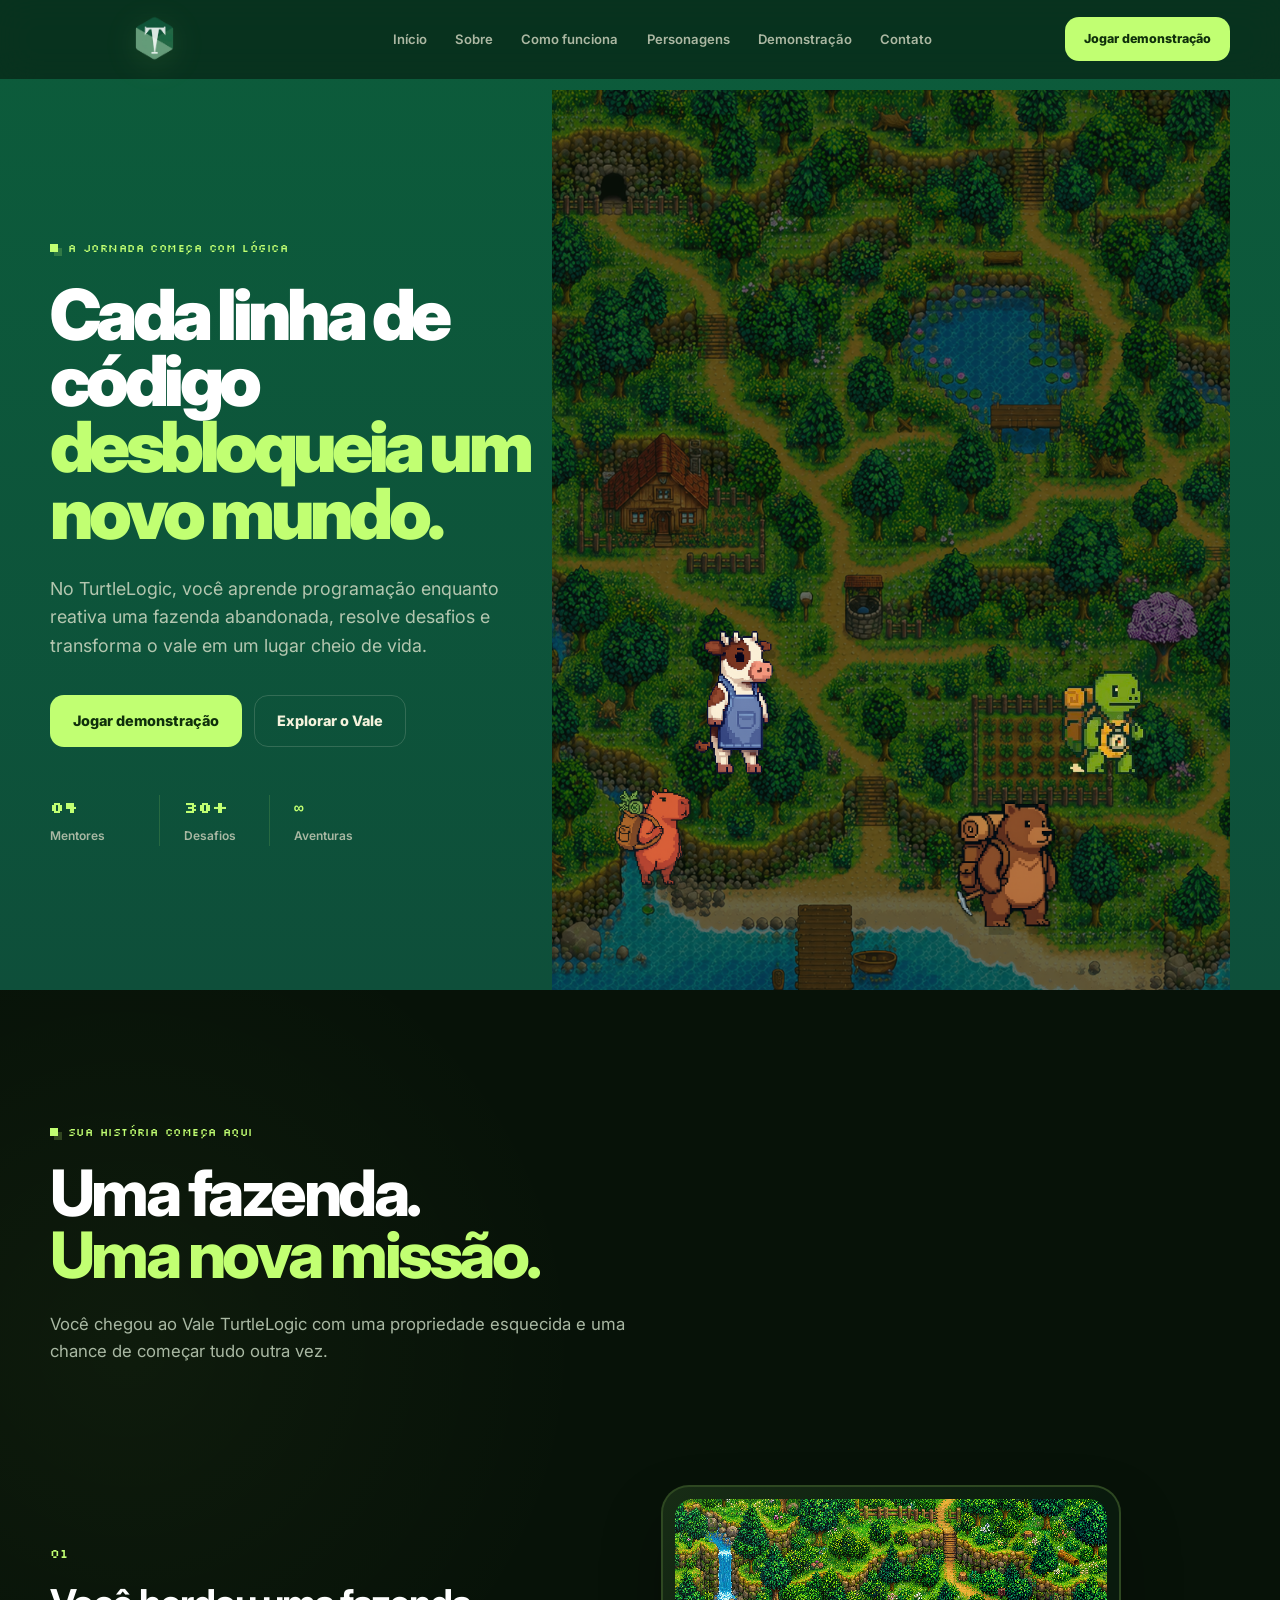
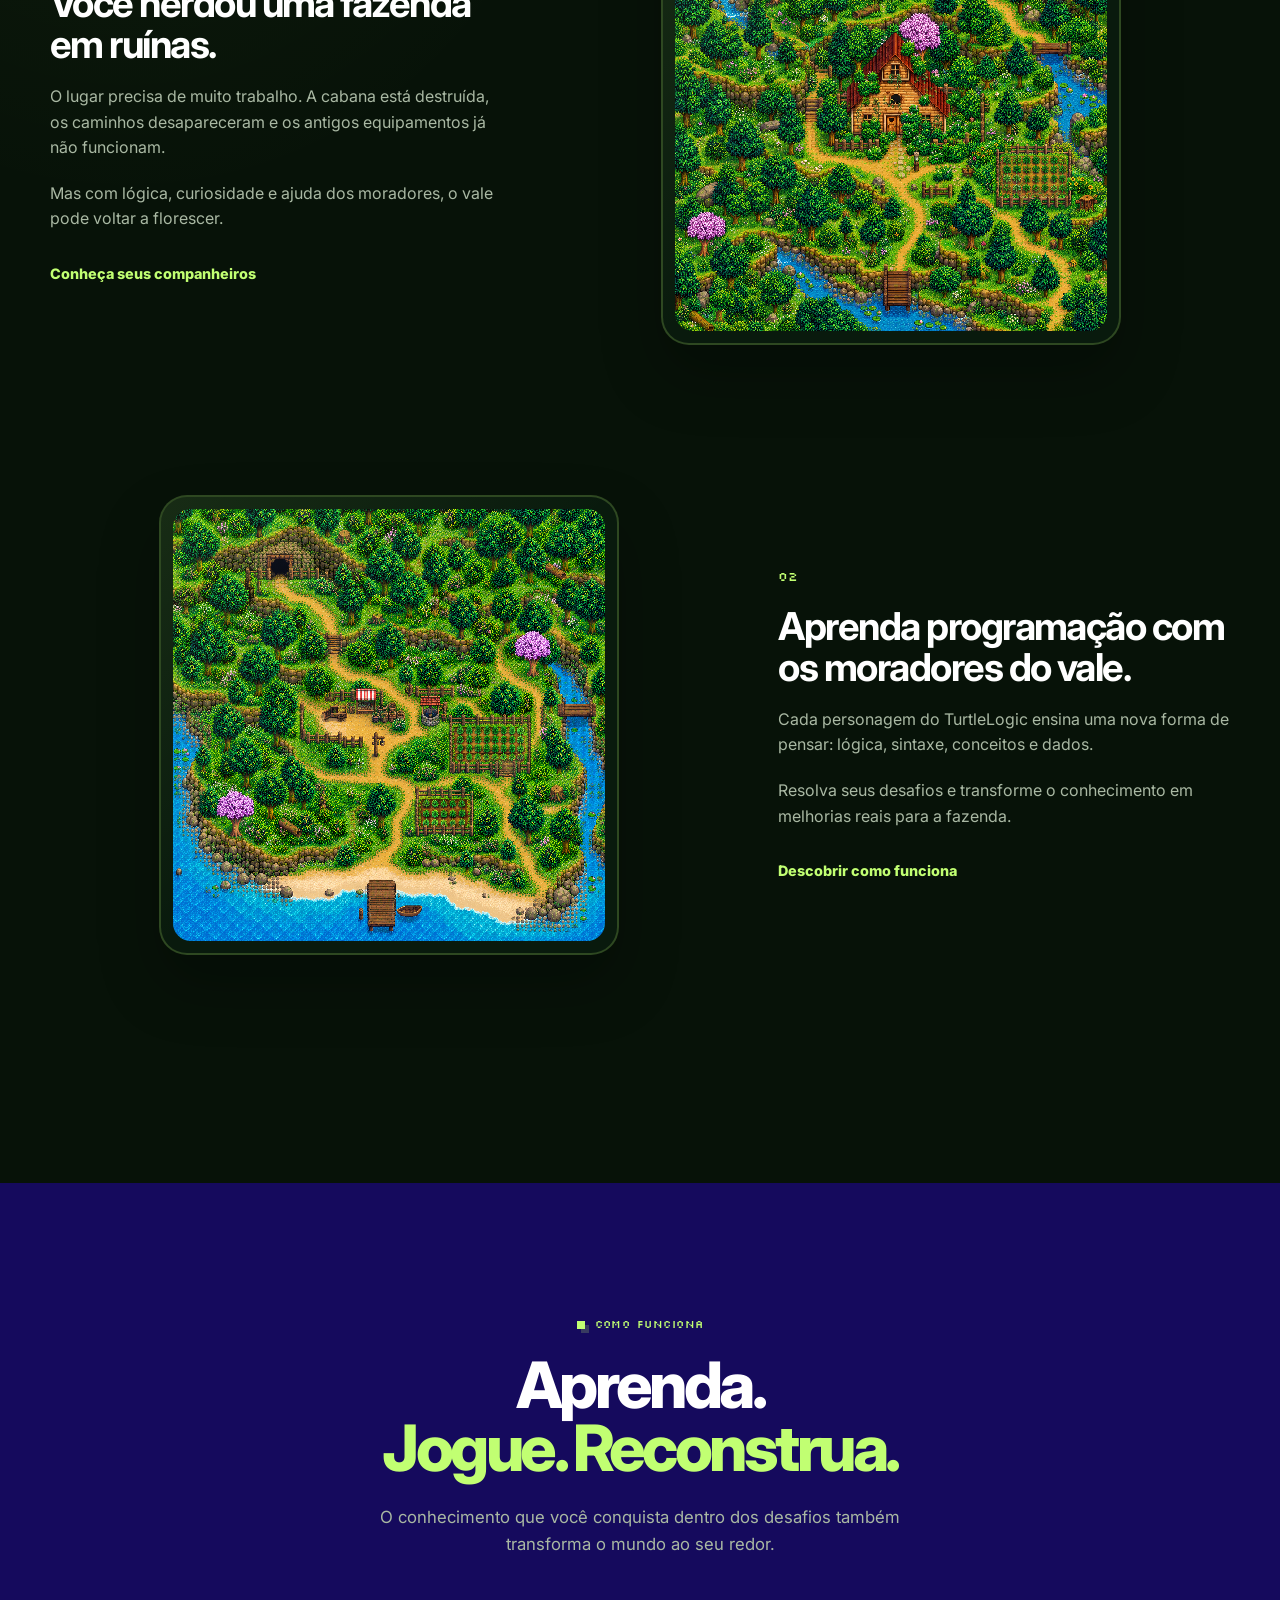
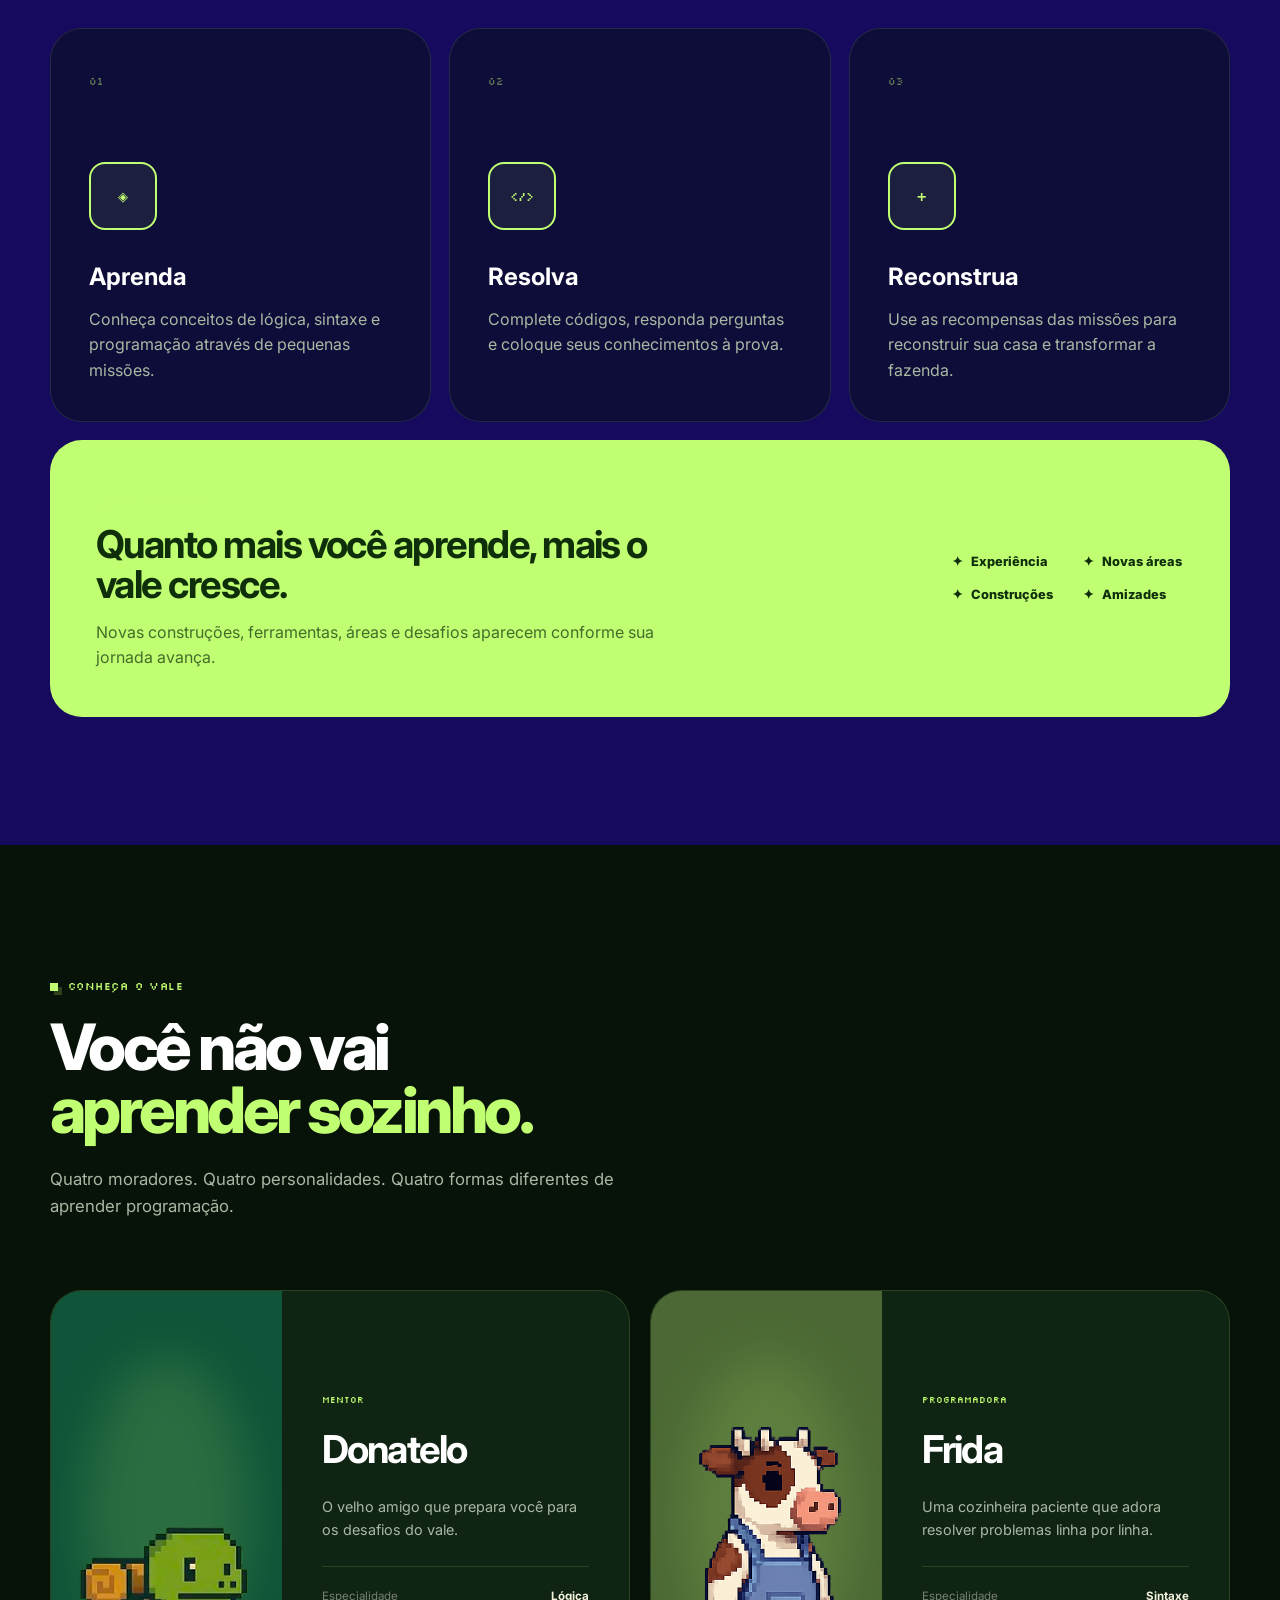
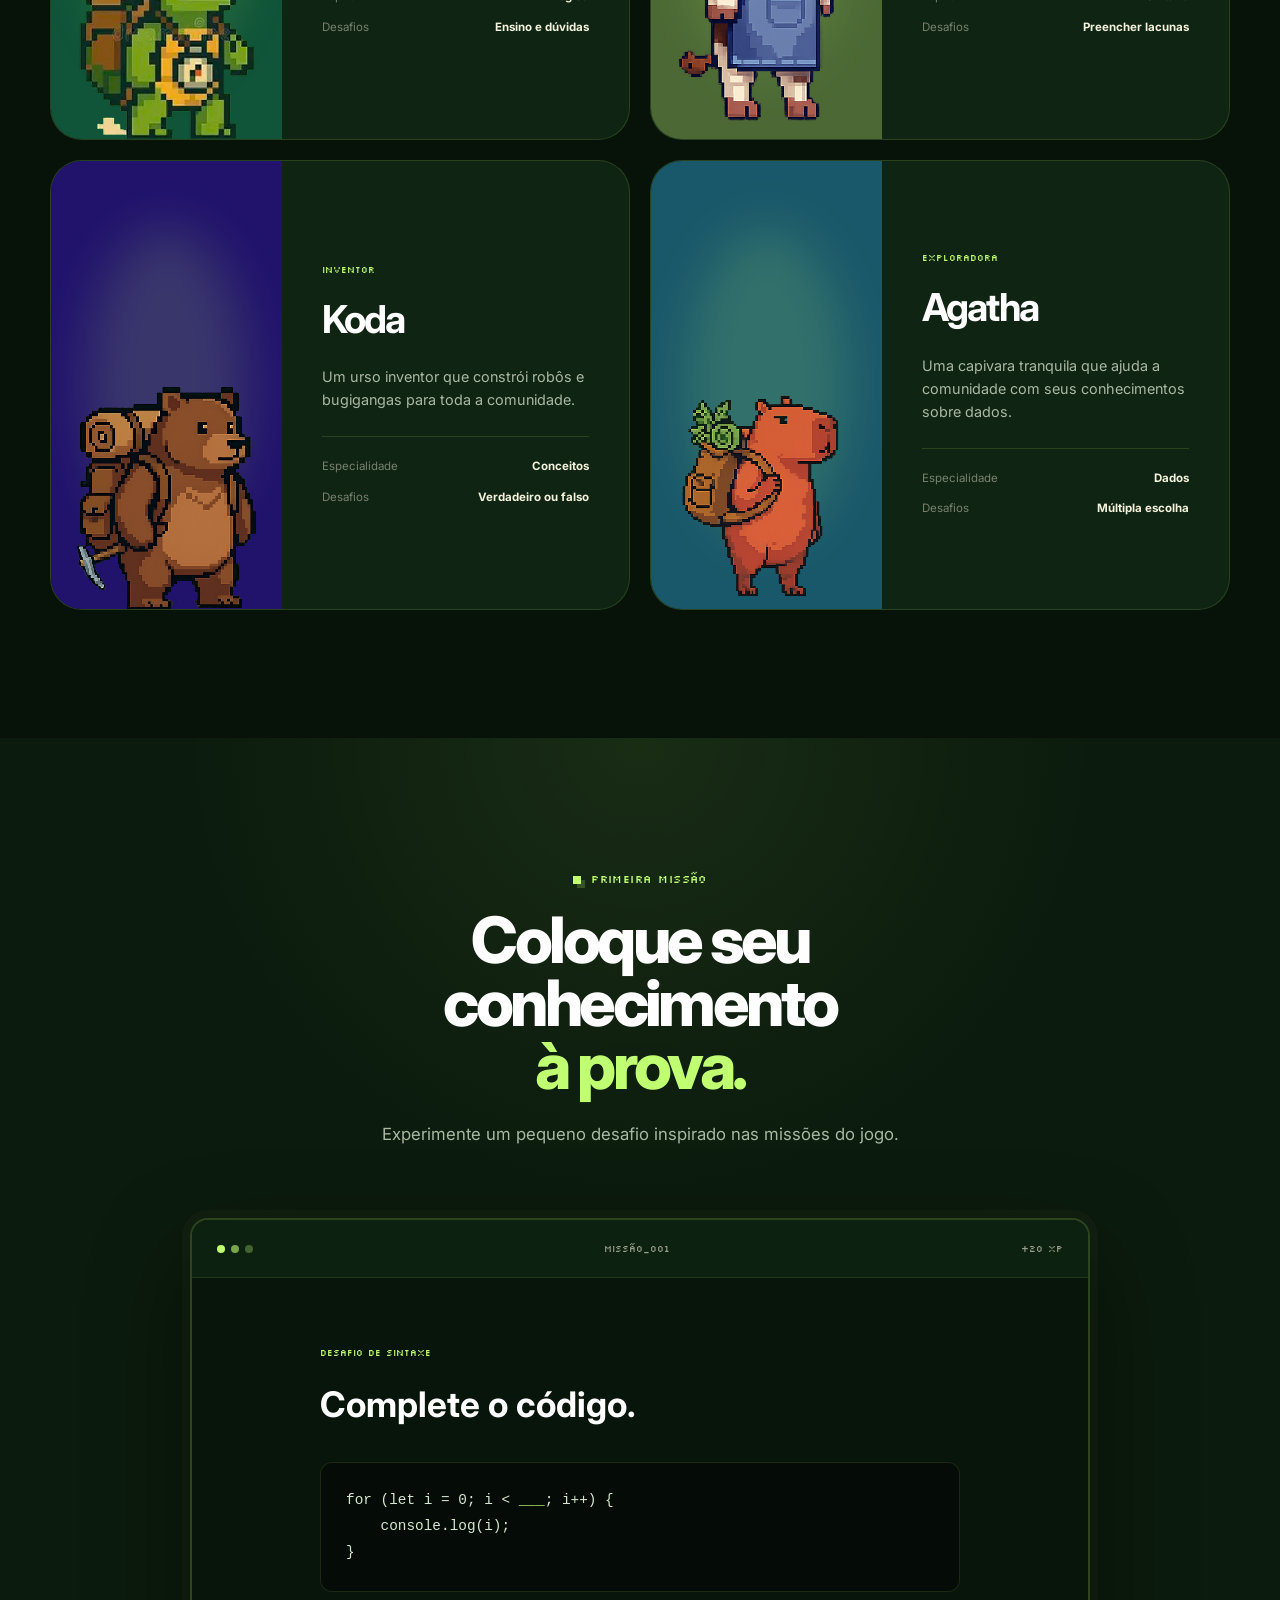
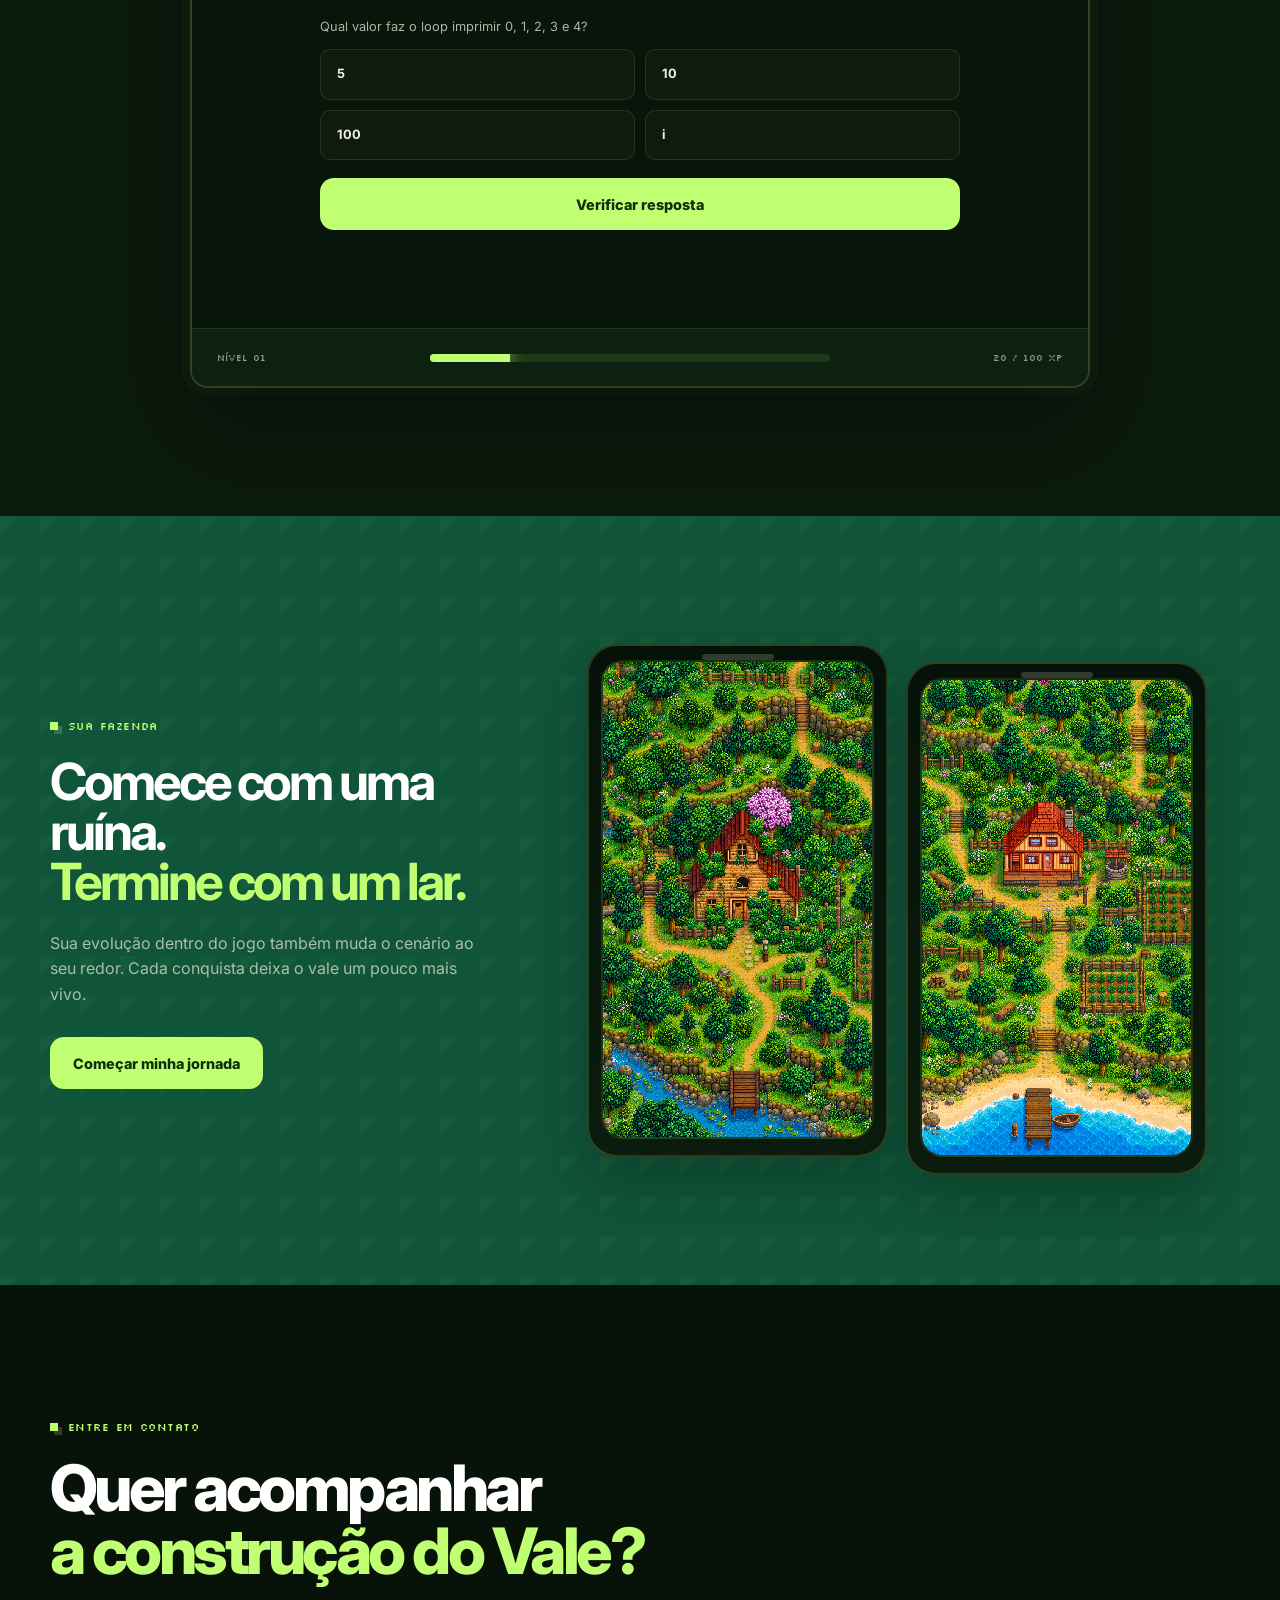
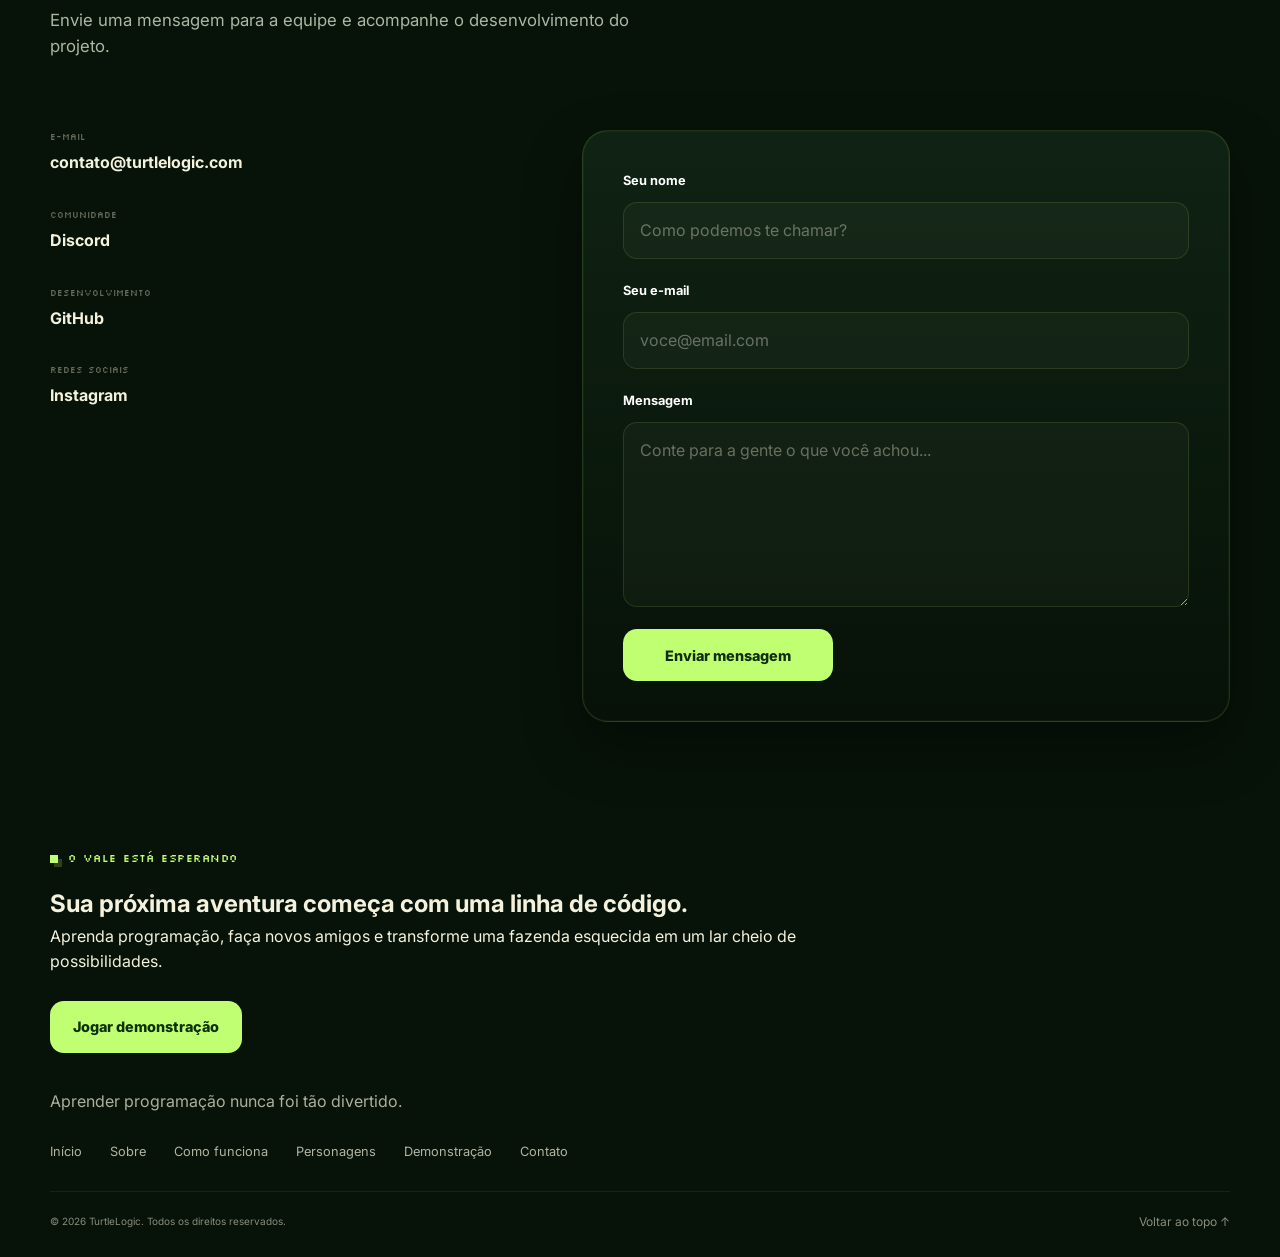
<file: index.html>
<!DOCTYPE html>

<html lang="pt-BR">

<!--
    O head guarda as informações que o navegador usa para interpretar
    a página: charset, responsividade, descrição, título e links externos.
-->
<head>
    <meta charset="UTF-8">
    <meta name="viewport" content="width=device-width, initial-scale=1.0">

    <meta
        name="description"
        content="TurtleLogic é uma aventura em pixel art onde você aprende programação enquanto reconstrói uma fazenda e transforma o vale."
    >

    <meta name="theme-color" content="#0F2F0B">

    <title>TurtleLogic — Aprenda. Explore. Construa.</title>

    <link rel="preconnect" href="https://fonts.googleapis.com">
    <link rel="preconnect" href="https://fonts.gstatic.com" crossorigin>

    <link
        href="https://fonts.googleapis.com/css2?family=Inter:wght@400;500;600;700;800;900&family=Silkscreen:wght@400;700&display=swap"
        rel="stylesheet"
    >

    <link rel="stylesheet" href="./styles.css">
</head>

<body>

    <!--
        Parte de cima do site com logo, menu e botão principal.
    -->
    <header class="cabecalho">

        <div class="conteiner">

            <!--
                Logo da marca, que leva para o início da página.
            -->
            <a href="#inicio" class="marca" aria-label="TurtleLogic - início">

                <img
                    src="./assets/logo.png"
                    alt="TurtleLogic"
                    class="marca-logo"
                >

            </a>

            <!--
                Menu com os links das seções da página.
            -->
            <nav aria-label="Navegação principal">

                <ul class="menu-lista">

                    <li>
                        <a href="#inicio" class="link-menu">
                            Início
                        </a>
                    </li>

                    <li>
                        <a href="#sobre" class="link-menu">
                            Sobre
                        </a>
                    </li>

                    <li>
                        <a href="#como-funciona" class="link-menu">
                            Como funciona
                        </a>
                    </li>

                    <li>
                        <a href="#personagens" class="link-menu">
                            Personagens
                        </a>
                    </li>

                    <li>
                        <a href="#demonstracao" class="link-menu">
                            Demonstração
                        </a>
                    </li>

                    <li>
                        <a href="#contato" class="link-menu">
                            Contato
                        </a>
                    </li>

                </ul>

            </nav>

            <!--
                Botão para ir direto para a demonstração.
            -->
            <a href="#demonstracao" class="botao botao--pequeno">
                Jogar demonstração
            </a>

            <!--
                Botão de menu para telas menores.
            -->
            <button
                type="button"
                class="menu-botao"
                aria-label="Abrir menu"
                aria-expanded="false"
            >
                <span></span>
                <span></span>
                <span></span>
            </button>

        </div>

    </header>

    <main>

        <!--
            Primeira parte da página, com a mensagem principal e a imagem do banner.
        -->
        <section id="inicio" class="apresentacao">

            <div class="conteiner conjunto-apresentacao">

                <article class="conteudo-apresentacao">

                    <!--
                        Texto pequeno acima do título.
                    -->
                    <span class="etiqueta">
                        A jornada começa com lógica
                    </span>

                    <!--
                        Título principal da página.
                    -->
                    <h1 class="titulo-apresentacao">
                        Cada linha de código
                        <span>desbloqueia um novo mundo.</span>
                    </h1>

                    <!--
                        Texto explicando a ideia do jogo.
                    -->
                    <p class="texto-apresentacao">
                        No TurtleLogic, você aprende programação enquanto reativa uma fazenda abandonada, resolve desafios e transforma o vale em um lugar cheio de vida.
                    </p>

                    <!--
                        Botões para começar ou explorar mais.
                    -->
                    <div class="acoes-apresentacao">

                        <a href="#demonstracao" class="botao botao--primario">
                            Jogar demonstração
                        </a>

                        <a href="#sobre" class="botao botao--secundario">
                            Explorar o Vale
                        </a>

                    </div>

                    <!--
                        Dados rápidos sobre o projeto.
                    -->
                    <ul class="estatisticas-apresentacao" aria-label="Informações sobre o jogo">

                        <li>
                            <strong>04</strong>
                            <span>Mentores</span>
                        </li>

                        <li>
                            <strong>30+</strong>
                            <span>Desafios</span>
                        </li>

                        <li>
                            <strong>∞</strong>
                            <span>Aventuras</span>
                        </li>

                    </ul>

                </article>

                <!--
                    Cena com a imagem de fundo e os personagens.
                -->
                <figure class="cena-apresentacao">

                    <img
                        src="./assets/img-banner.png"
                        alt=""
                        class="img-banner"
                        aria-hidden="true"
                    >

                    <img
                        src="./assets/donatelo.png"
                        alt="Donatelo"
                        class="personagem-apresentacao personagem-apresentacao--donatelo"
                    >

                    <img
                        src="./assets/frida.png"
                        alt="Frida"
                        class="personagem-apresentacao personagem-apresentacao--frida"
                    >

                    <img
                        src="./assets/koda.png"
                        alt="Koda"
                        class="personagem-apresentacao personagem-apresentacao--koda"
                    >

                    <img
                        src="./assets/agatha.png"
                        alt="Agatha"
                        class="personagem-apresentacao personagem-apresentacao--agatha"
                    >


                </figure>

            </div>

        </section>

        <!--
            Seção da história, mostrando a fazenda abandonada e o começo da jornada.
        -->
        <section id="sobre" class="sessao">

            <div class="conteiner">

                <header class="cabecalho-sessao">

                    <span class="etiqueta">
                        Sua história começa aqui
                    </span>

                    <h2>
                        Uma fazenda.
                        <span>Uma nova missão.</span>
                    </h2>

                    <p>
                        Você chegou ao Vale TurtleLogic com uma propriedade esquecida e uma chance de começar tudo outra vez.
                    </p>

                </header>

                <div class="linha-historia">

                    <article class="texto-historia">

                        <span class="numero-historia">
                            01
                        </span>

                        <h3>
                            Você herdou uma fazenda em ruínas.
                        </h3>

                        <p>
                            O lugar precisa de muito trabalho. A cabana está destruída, os caminhos desapareceram e os antigos equipamentos já não funcionam.
                        </p>

                        <p>
                            Mas com lógica, curiosidade e ajuda dos moradores, o vale pode voltar a florescer.
                        </p>

                        <a href="#personagens" class="link-texto">
                            Conheça seus companheiros
                        </a>

                    </article>

                    <figure class="imagem-historia">

                        <img
                            src="./assets/casaruina.png"
                            alt="Cabana antiga e abandonada da fazenda"
                        >

                        <figcaption>
                            Tudo começa com uma pequena cabana.
                        </figcaption>

                    </figure>

                </div>

                <div class="linha-historia invertida">

                    <article class="texto-historia">

                        <span class="numero-historia">
                            02
                        </span>

                        <h3>
                            Aprenda programação com os moradores do vale.
                        </h3>

                        <p>
                            Cada personagem do TurtleLogic ensina uma nova forma de pensar: lógica, sintaxe, conceitos e dados.
                        </p>

                        <p>
                            Resolva seus desafios e transforme o conhecimento em melhorias reais para a fazenda.
                        </p>

                        <a href="#como-funciona" class="link-texto">
                            Descobrir como funciona
                        </a>

                    </article>

                    <figure class="imagem-historia">

                        <img
                            src="./assets/vila.png"
                            alt="Vale TurtleLogic com os moradores e construções"
                        >

                        <figcaption>
                            O vale está cheio de histórias para descobrir.
                        </figcaption>

                    </figure>

                </div>

            </div>

        </section>

        <!--
            Seção que explica como o jogo funciona em passos simples.
        -->
        <section id="como-funciona" class="sessao">

            <div class="conteiner">

                <header class="cabecalho-sessao cabecalho-sessao--centro">

                    <span class="etiqueta">
                        Como funciona
                    </span>

                    <h2>
                        Aprenda.
                        <span>Jogue. Reconstrua.</span>
                    </h2>

                    <p>
                        O conhecimento que você conquista dentro dos desafios também transforma o mundo ao seu redor.
                    </p>

                </header>

                <ol class="etapas">

                    <li class="card-etapa">

                        <span class="numero-etapa">
                            01
                        </span>

                        <div class="icone-etapa" aria-hidden="true">
                            ◈
                        </div>

                        <h3>
                            Aprenda
                        </h3>

                        <p>
                            Conheça conceitos de lógica, sintaxe e programação através de pequenas missões.
                        </p>

                    </li>

                    <li class="card-etapa">

                        <span class="numero-etapa">
                            02
                        </span>

                        <div class="icone-etapa" aria-hidden="true">
                            &lt;/&gt;
                        </div>

                        <h3>
                            Resolva
                        </h3>

                        <p>
                            Complete códigos, responda perguntas e coloque seus conhecimentos à prova.
                        </p>

                    </li>

                    <li class="card-etapa">

                        <span class="numero-etapa">
                            03
                        </span>

                        <div class="icone-etapa" aria-hidden="true">
                            +
                        </div>

                        <h3>
                            Reconstrua
                        </h3>

                        <p>
                            Use as recompensas das missões para reconstruir sua casa e transformar a fazenda.
                        </p>

                    </li>

                </ol>

                <aside class="premio">

                    <div>

                        <span class="etiqueta">
                            Sua evolução
                        </span>

                        <h3>
                            Quanto mais você aprende, mais o vale cresce.
                        </h3>

                        <p>
                            Novas construções, ferramentas, áreas e desafios aparecem conforme sua jornada avança.
                        </p>

                    </div>

                    <ul>

                        <li>
                            <span aria-hidden="true">✦</span>
                            Experiência
                        </li>

                        <li>
                            <span aria-hidden="true">✦</span>
                            Novas áreas
                        </li>

                        <li>
                            <span aria-hidden="true">✦</span>
                            Construções
                        </li>

                        <li>
                            <span aria-hidden="true">✦</span>
                            Amizades
                        </li>

                    </ul>

                </aside>

            </div>

        </section>

        <!--
            Seção dos personagens do jogo.
        -->
        <section id="personagens" class="sessao">

            <div class="conteiner">

                <header class="cabecalho-sessao">

                    <span class="etiqueta">
                        Conheça o Vale
                    </span>

                    <h2>
                        Você não vai
                        <span>aprender sozinho.</span>
                    </h2>

                    <p>
                        Quatro moradores. Quatro personalidades. Quatro formas diferentes de aprender programação.
                    </p>

                </header>

                <div class="lista-personagens">

                    <article class="card-personagem">

                        <figure>

                            <img
                                src="./assets/donatelo.png"
                                alt="Donatelo, mentor do Vale TurtleLogic"
                            >

                        </figure>

                        <div class="corpo-personagem">

                            <span class="cargo-personagem">
                                Mentor
                            </span>

                            <h3>
                                Donatelo
                            </h3>

                            <p>
                                O velho amigo que prepara você para os desafios do vale.
                            </p>

                            <dl>

                                <div>
                                    <dt>Especialidade</dt>
                                    <dd>Lógica</dd>
                                </div>

                                <div>
                                    <dt>Desafios</dt>
                                    <dd>Ensino e dúvidas</dd>
                                </div>

                            </dl>

                        </div>

                    </article>

                    <article class="card-personagem card-personagem--frida">

                        <figure>

                            <img
                                src="./assets/frida.png"
                                alt="Frida, a vaca programadora"
                            >

                        </figure>

                        <div class="corpo-personagem">

                            <span class="cargo-personagem">
                                Programadora
                            </span>

                            <h3>
                                Frida
                            </h3>

                            <p>
                                Uma cozinheira paciente que adora resolver problemas linha por linha.
                            </p>

                            <dl>

                                <div>
                                    <dt>Especialidade</dt>
                                    <dd>Sintaxe</dd>
                                </div>

                                <div>
                                    <dt>Desafios</dt>
                                    <dd>Preencher lacunas</dd>
                                </div>

                            </dl>

                        </div>

                    </article>

                    <article class="card-personagem card-personagem--koda">

                        <figure>

                            <img
                                src="./assets/koda.png"
                                alt="Koda, o urso inventor"
                            >

                        </figure>

                        <div class="corpo-personagem">

                            <span class="cargo-personagem">
                                Inventor
                            </span>

                            <h3>
                                Koda
                            </h3>

                            <p>
                                Um urso inventor que constrói robôs e bugigangas para toda a comunidade.
                            </p>

                            <dl>

                                <div>
                                    <dt>Especialidade</dt>
                                    <dd>Conceitos</dd>
                                </div>

                                <div>
                                    <dt>Desafios</dt>
                                    <dd>Verdadeiro ou falso</dd>
                                </div>

                            </dl>

                        </div>

                    </article>

                    <article class="card-personagem card-personagem--agatha">

                        <figure>

                            <img
                                src="./assets/agatha.png"
                                alt="Agatha, a capivara da praia"
                            >

                        </figure>

                        <div class="corpo-personagem">

                            <span class="cargo-personagem">
                                Exploradora
                            </span>

                            <h3>
                                Agatha
                            </h3>

                            <p>
                                Uma capivara tranquila que ajuda a comunidade com seus conhecimentos sobre dados.
                            </p>

                            <dl>

                                <div>
                                    <dt>Especialidade</dt>
                                    <dd>Dados</dd>
                                </div>

                                <div>
                                    <dt>Desafios</dt>
                                    <dd>Múltipla escolha</dd>
                                </div>

                            </dl>

                        </div>

                    </article>

                </div>

            </div>

        </section>

        <!--
            Seção com o mini desafio da página.
        -->
        <section id="demonstracao" class="sessao">

            <div class="conteiner">

                <header class="cabecalho-sessao cabecalho-sessao--centro">

                    <span class="etiqueta">
                        Primeira missão
                    </span>

                    <h2>
                        Coloque seu conhecimento
                        <span>à prova.</span>
                    </h2>

                    <p>
                        Experimente um pequeno desafio inspirado nas missões do jogo.
                    </p>

                </header>

                <article class="janela-demo">

                    <header class="cabecalho-demo">

                        <div class="pontos-janela" aria-hidden="true">
                            <span></span>
                            <span></span>
                            <span></span>
                        </div>

                        <span>
                            MISSÃO_001
                        </span>

                        <span>
                            +20 XP
                        </span>

                    </header>

                    <div class="corpo-demo">

                        <div class="desafio">

                            <span class="etiqueta-desafio">
                                DESAFIO DE SINTAXE
                            </span>

                            <h3>
                                Complete o código.
                            </h3>

                            <pre><code>for (let i = 0; i &lt; <span>___</span>; i++) {
    console.log(i);
}</code></pre>

                            <form class="formulario-desafio">

                                <fieldset>

                                    <legend>
                                        Qual valor faz o loop imprimir 0, 1, 2, 3 e 4?
                                    </legend>

                                    <label>
                                        <input
                                            type="radio"
                                            name="resposta-desafio"
                                            value="5"
                                        >
                                        <span>5</span>
                                    </label>

                                    <label>
                                        <input
                                            type="radio"
                                            name="resposta-desafio"
                                            value="10"
                                        >
                                        <span>10</span>
                                    </label>

                                    <label>
                                        <input
                                            type="radio"
                                            name="resposta-desafio"
                                            value="100"
                                        >
                                        <span>100</span>
                                    </label>

                                    <label>
                                        <input
                                            type="radio"
                                            name="resposta-desafio"
                                            value="i"
                                        >
                                        <span>i</span>
                                    </label>

                                </fieldset>

                                <button
                                    type="button"
                                    class="botao botao--primario"
                                    id="verificar-desafio"
                                >
                                    Verificar resposta
                                </button>

                            </form>

                            <output
                                id="resultado-desafio"
                                class="resultado-desafio"
                                aria-live="polite"
                            ></output>

                        </div>

                    </div>

                    <footer class="rodape-demo">

                        <span>
                            NÍVEL 01
                        </span>

                        <div
                            class="barra-experiencia"
                            aria-label="20 de 100 XP"
                        >
                            <span></span>
                        </div>

                        <span>
                            20 / 100 XP
                        </span>

                    </footer>

                </article>

            </div>

        </section>

        <!--
            Mostra a fazenda antes e depois.
        -->
        <section class="sessao progresso">

            <div class="conteiner">

                <div class="conteudo-progresso">

                    <span class="etiqueta">
                        Sua fazenda
                    </span>

                    <h2>
                        Comece com uma ruína.
                        <span>Termine com um lar.</span>
                    </h2>

                    <p>
                        Sua evolução dentro do jogo também muda o cenário ao seu redor. Cada conquista deixa o vale um pouco mais vivo.
                    </p>

                    <a href="#demonstracao" class="botao botao--primario">
                        Começar minha jornada
                    </a>

                </div>

                <div class="telas-progresso" aria-label="Comparação da fazenda antes e depois">

                    <div class="celular">
                        <div class="tela-celular">
                            <img
                                src="../assets/casaruina.png"
                                alt="Fazenda antes da reconstrução"
                            >
                        </div>
                    </div>

                    <div class="celular celular--depois">
                        <div class="tela-celular">
                            <img
                                src="../assets/depois.png"
                                alt="Fazenda depois da reconstrução"
                            >
                        </div>
                    </div>

                </div>

            </div>

        </section>

        <!--
            Seção de contato com a equipe.
        -->
        <section id="contato" class="sessao contato">

            <div class="conteiner">

                <header class="cabecalho-sessao">

                    <span class="etiqueta">
                        Entre em contato
                    </span>

                    <h2>
                        Quer acompanhar
                        <span>a construção do Vale?</span>
                    </h2>

                    <p>
                        Envie uma mensagem para a equipe e acompanhe o desenvolvimento do projeto.
                    </p>

                </header>

                <div class="grade-contato">

                    <address class="info-contato">

                        <div>

                            <span class="etiqueta-contato">
                                E-mail
                            </span>

                            <a href="mailto:contato@turtlelogic.com">
                                contato@turtlelogic.com
                            </a>

                        </div>

                        <div>

                            <span class="etiqueta-contato">
                                Comunidade
                            </span>

                            <a href="#">
                                Discord
                            </a>

                        </div>

                        <div>

                            <span class="etiqueta-contato">
                                Desenvolvimento
                            </span>

                            <a href="#">
                                GitHub
                            </a>

                        </div>

                        <div>

                            <span class="etiqueta-contato">
                                Redes sociais
                            </span>

                            <a href="#">
                                Instagram
                            </a>

                        </div>

                    </address>

                    <form class="formulario-contato">

                        <div class="campo-formulario">

                            <label for="name">
                                Seu nome
                            </label>

                            <input
                                id="name"
                                name="name"
                                type="text"
                                placeholder="Como podemos te chamar?"
                                autocomplete="name"
                                required
                            >

                        </div>

                        <div class="campo-formulario">

                            <label for="email">
                                Seu e-mail
                            </label>

                            <input
                                id="email"
                                name="email"
                                type="email"
                                placeholder="voce@email.com"
                                autocomplete="email"
                                required
                            >

                        </div>

                        <div class="campo-formulario">

                            <label for="message">
                                Mensagem
                            </label>

                            <textarea
                                id="message"
                                name="message"
                                rows="6"
                                placeholder="Conte para a gente o que você achou..."
                                required
                            ></textarea>

                        </div>

                        <button
                            type="submit"
                            class="botao botao--primario"
                        >
                            Enviar mensagem
                        </button>

                    </form>

                </div>

            </div>

        </section>

        <section>

            <div class="conteiner">

                <div class="conteudo-cta">

                    <span class="etiqueta">
                        O Vale está esperando
                    </span>

                    <h2>
                        Sua próxima aventura
                        <span>começa com uma linha de código.</span>
                    </h2>

                    <p>
                        Aprenda programação, faça novos amigos e transforme uma fazenda esquecida em um lar cheio de possibilidades.
                    </p>

                    <a href="#demonstracao" class="botao botao--primario">
                        Jogar demonstração
                    </a>

                </div>

            </div>

        </section>

    </main>

    <!--
        Rodapé final da página.
    -->
    <footer class="rodape">

        <div class="conteiner">

            <div class="rodape-principal">

                <p>
                    Aprender programação nunca foi tão divertido.
                </p>

            </div>

            <nav aria-label="Navegação do rodapé">

                <ul>

                    <li>
                        <a href="#inicio">
                            Início
                        </a>
                    </li>

                    <li>
                        <a href="#sobre">
                            Sobre
                        </a>
                    </li>

                    <li>
                        <a href="#como-funciona">
                            Como funciona
                        </a>
                    </li>

                    <li>
                        <a href="#personagens">
                            Personagens
                        </a>
                    </li>

                    <li>
                        <a href="#demonstracao">
                            Demonstração
                        </a>
                    </li>

                    <li>
                        <a href="#contato">
                            Contato
                        </a>
                    </li>

                </ul>

            </nav>

            <div class="rodape-inferior">

                <small>
                    © 2026 TurtleLogic. Todos os direitos reservados.
                </small>

                <a href="#inicio">
                    Voltar ao topo ↑
                </a>

            </div>

        </div>

    </footer>

    <script>
        /*
            Este bloco de JavaScript valida a resposta do desafio.
            Ele procura o botão de verificação, verifica a alternativa marcada
            e mostra uma mensagem de feedback para a pessoa que está jogando.
        */
        const verificarDesafio = document.getElementById('verificar-desafio');
        const resultadoDesafio = document.getElementById('resultado-desafio');

        /*
            A condição abaixo protege o código para que ele só execute se o botão
            e a área de resposta existirem na página.
        */
        if (verificarDesafio && resultadoDesafio) {
            /*
                Este evento acontece quando a pessoa clica em "Verificar resposta".
                A função verifica qual opção foi marcada e responde conforme o valor
                escolhido.
            */
            verificarDesafio.addEventListener('click', () => {
                /*
                    selected busca o input radio que foi selecionado pelo usuário.
                    O seletor usa o atributo name da pergunta, que é o mesmo para todas
                    as alternativas do desafio.
                */
                const selected = document.querySelector('input[name="resposta-desafio"]:checked');

                /*
                    Se nenhum item for marcado, a página mostra uma mensagem pedindo
                    que a pessoa escolha uma opção antes de continuar.
                */
                if (!selected) {
                    resultadoDesafio.textContent = 'Escolha uma resposta antes de verificar.';
                    resultadoDesafio.style.color = '#f4f2dc';
                    return;
                }

                /*
                    isCorrect compara o valor do item escolhido com a resposta correta.
                    Nesse caso, o valor '5' é a resposta certa porque o loop imprime
                    números de 0 até 4 quando a condição é i < 5.
                */
                const isCorrect = selected.value === '5';

                /*
                    Se o valor bater, a página mostra feedback positivo e encerra a função.
                */
                if (isCorrect) {
                    resultadoDesafio.textContent = 'Resposta correta! Você avançou no loop.';
                    resultadoDesafio.style.color = '#c1ff72';
                    return;
                }

                /*
                    Se a resposta estiver errada, a mensagem explica o motivo e mostra
                    que o loop precisa terminar em 5 para imprimir até 4.
                */
                resultadoDesafio.textContent = 'Quase lá! O loop precisa parar em 5 para imprimir 0 até 4.';
                resultadoDesafio.style.color = '#ffb4a2';
            });
        }
    </script>

</body>

</html>
</file>
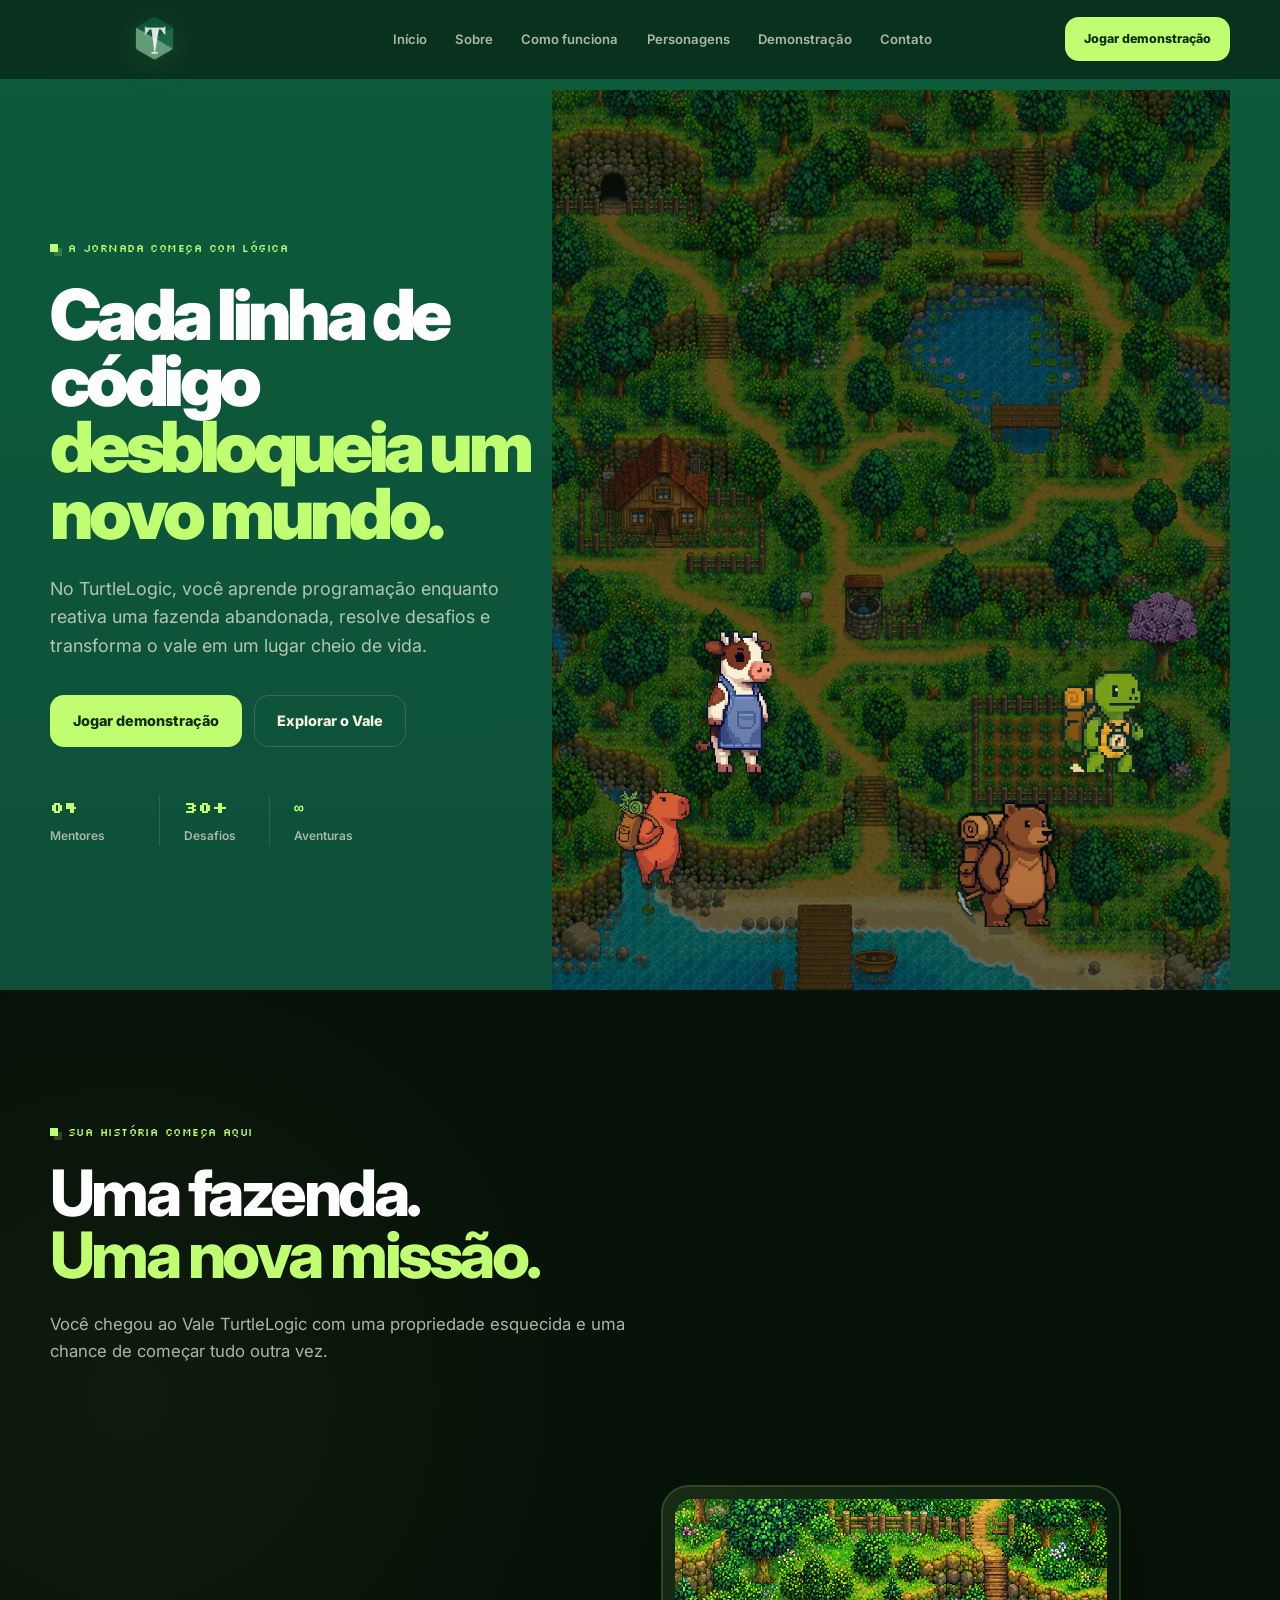
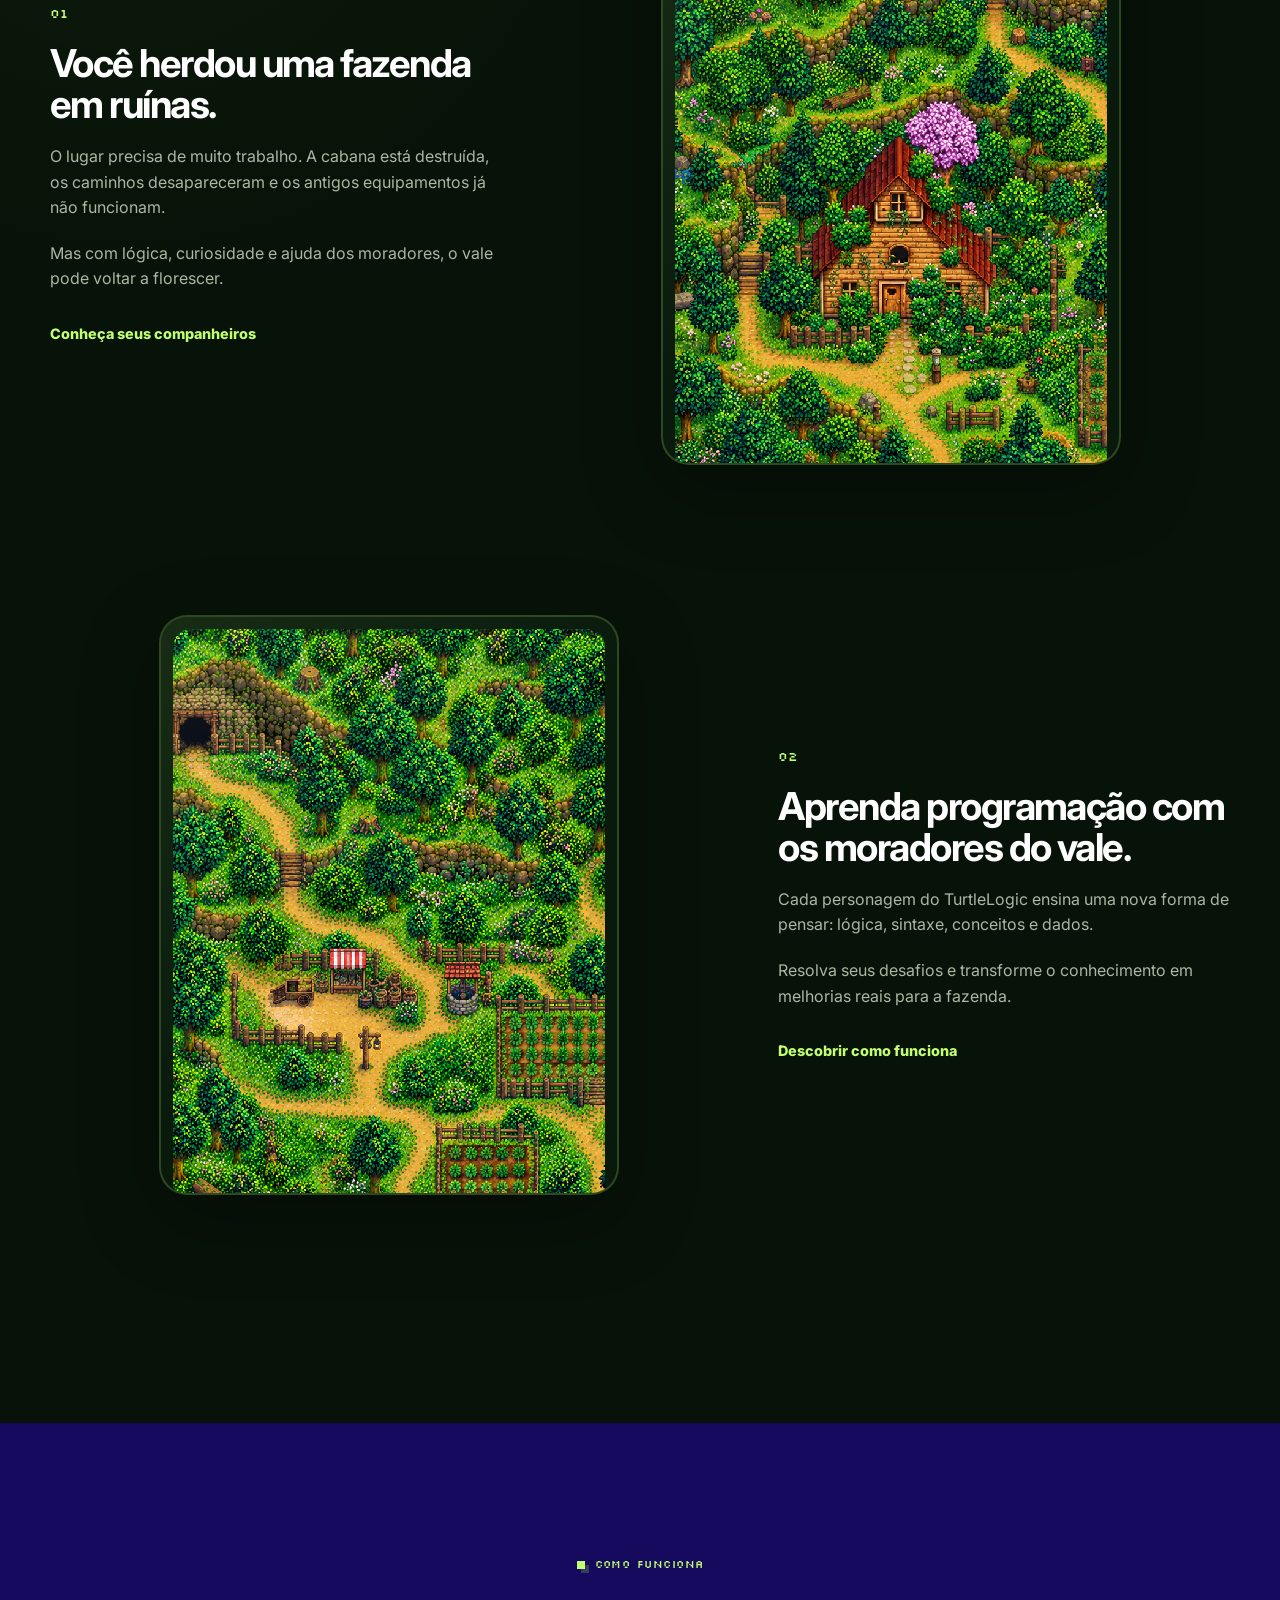
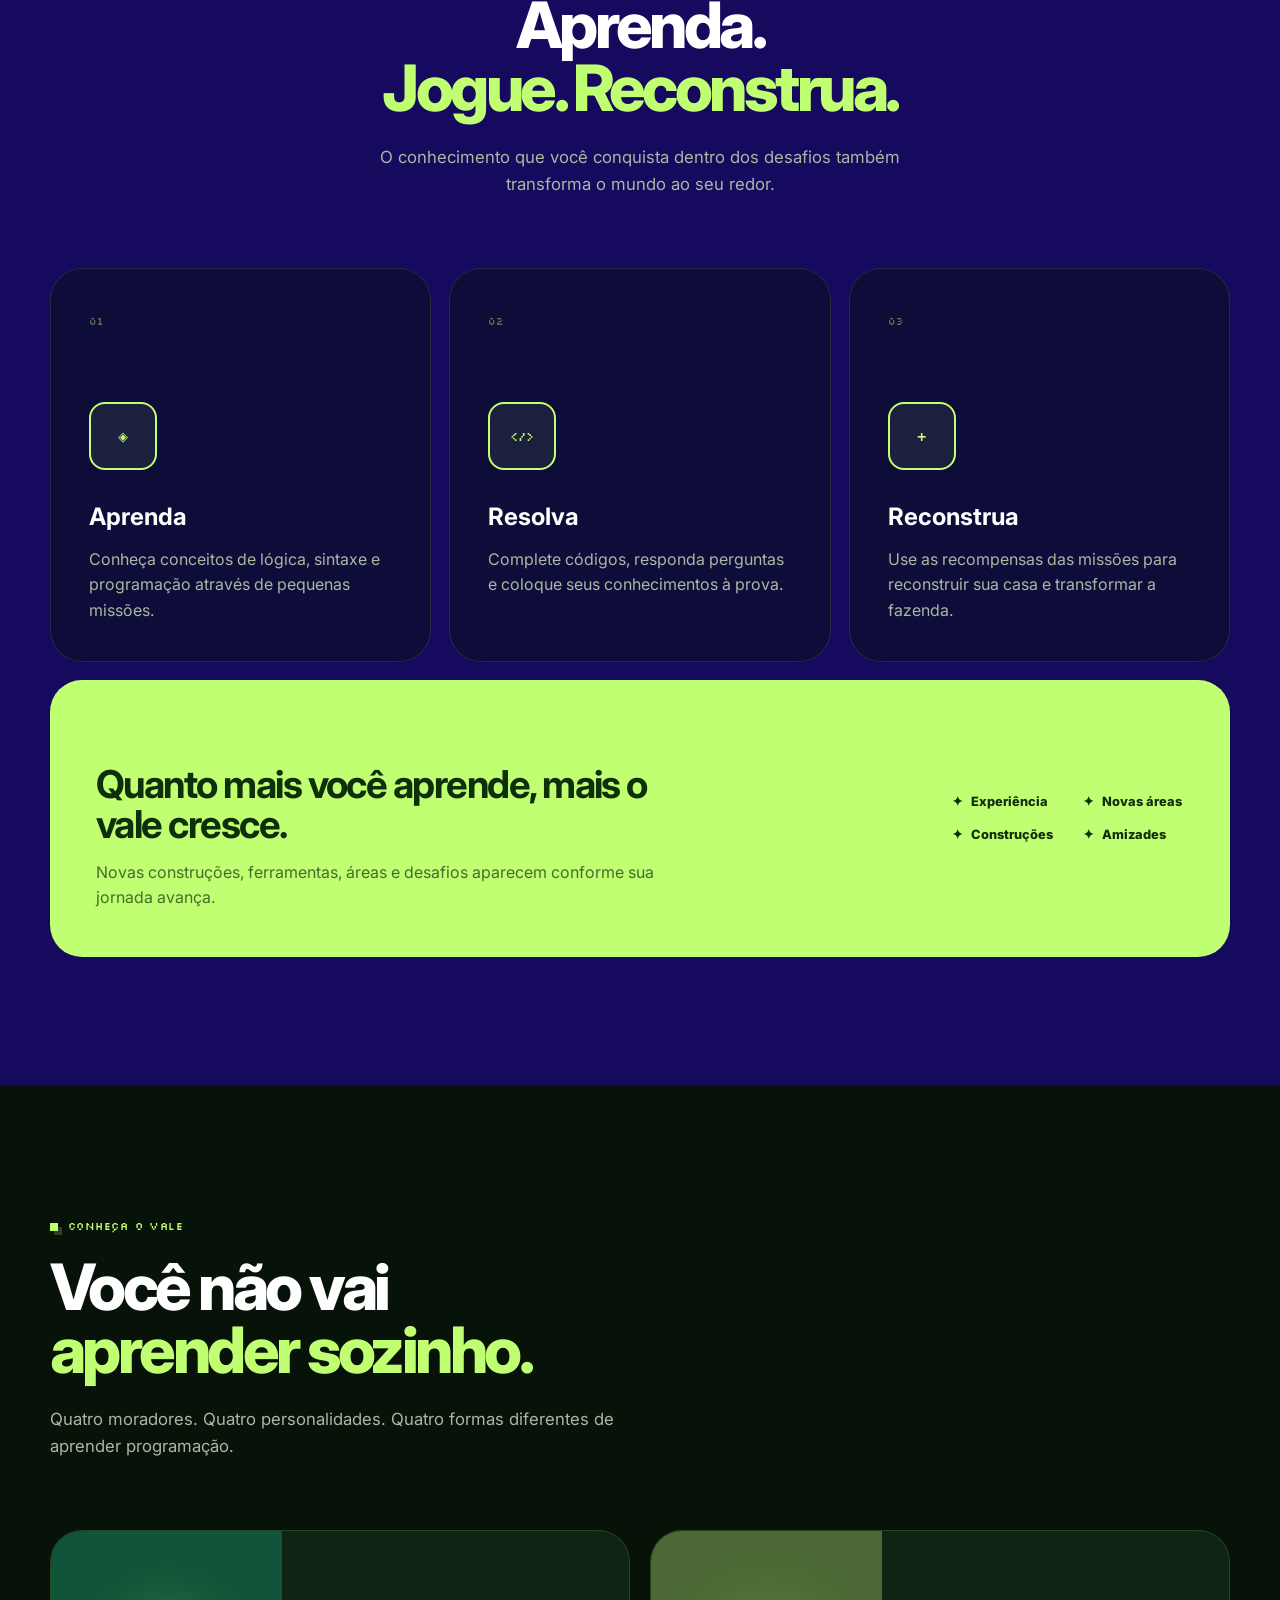
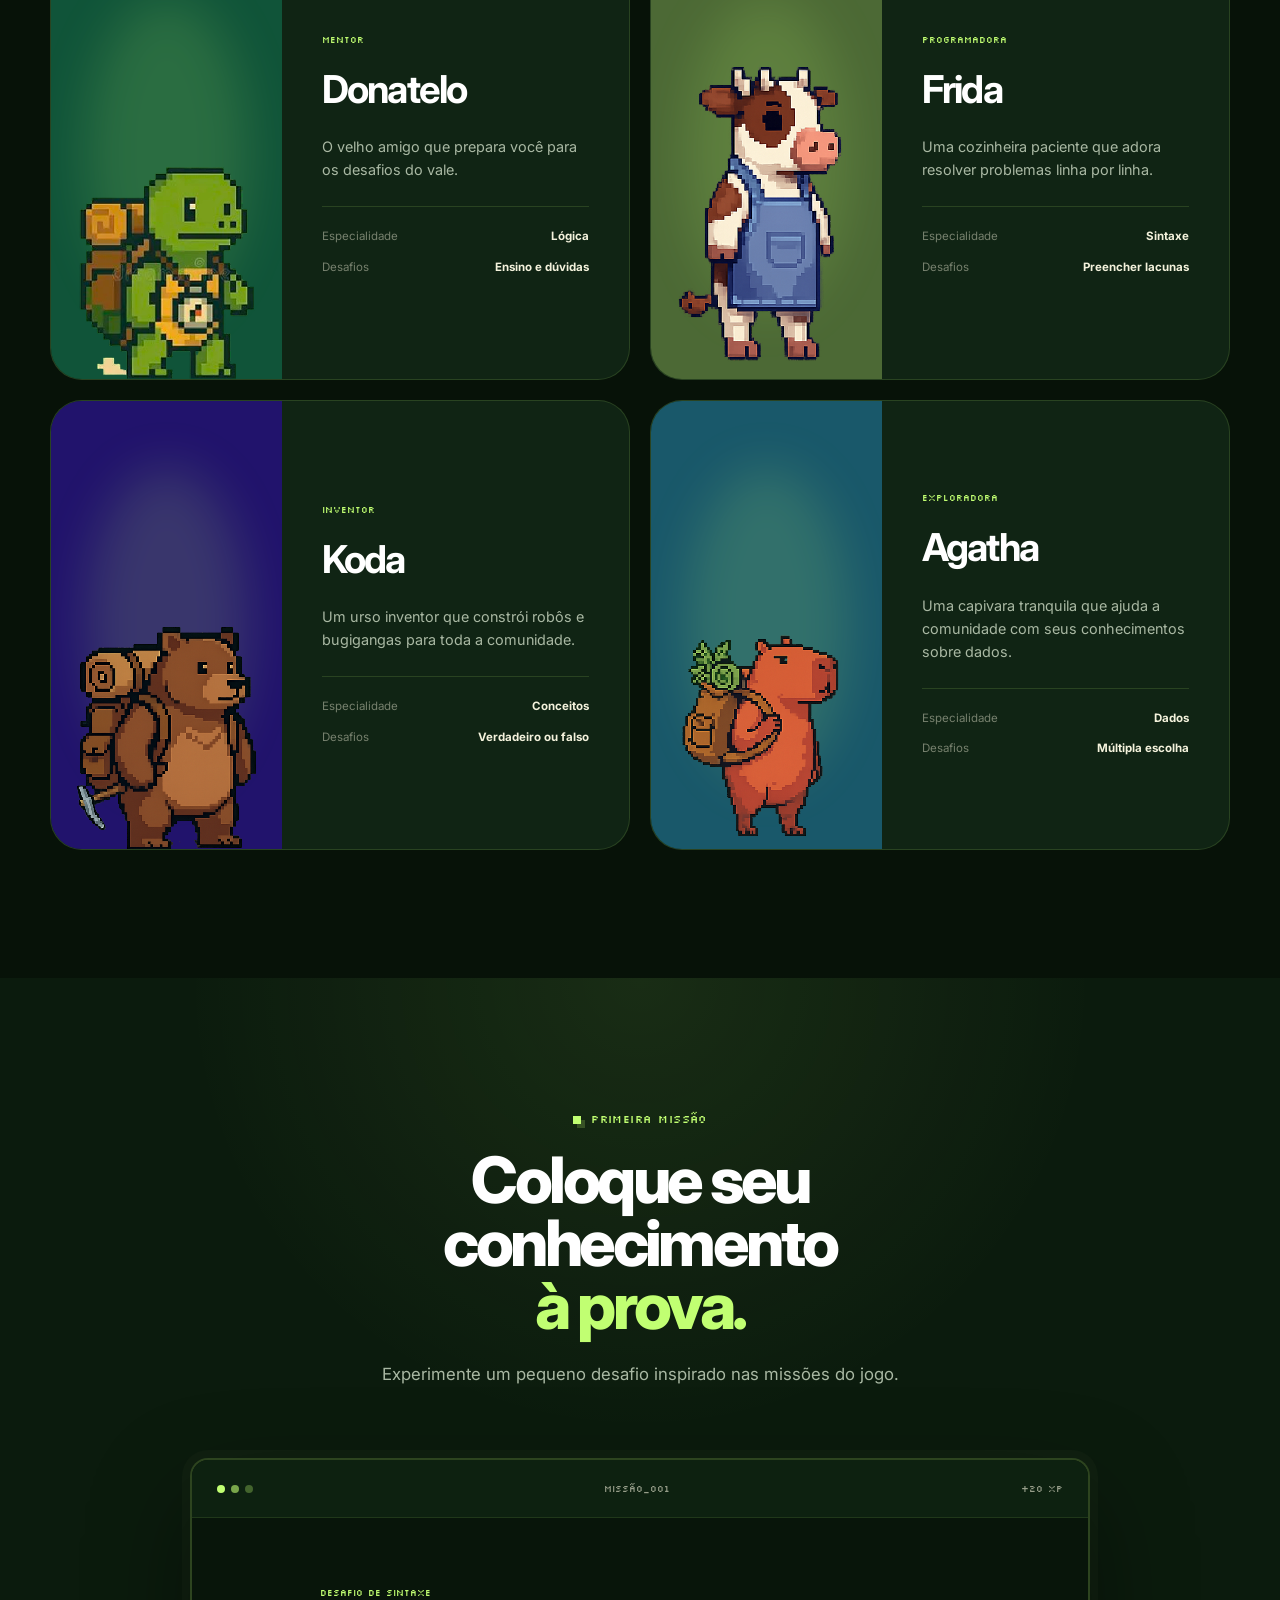
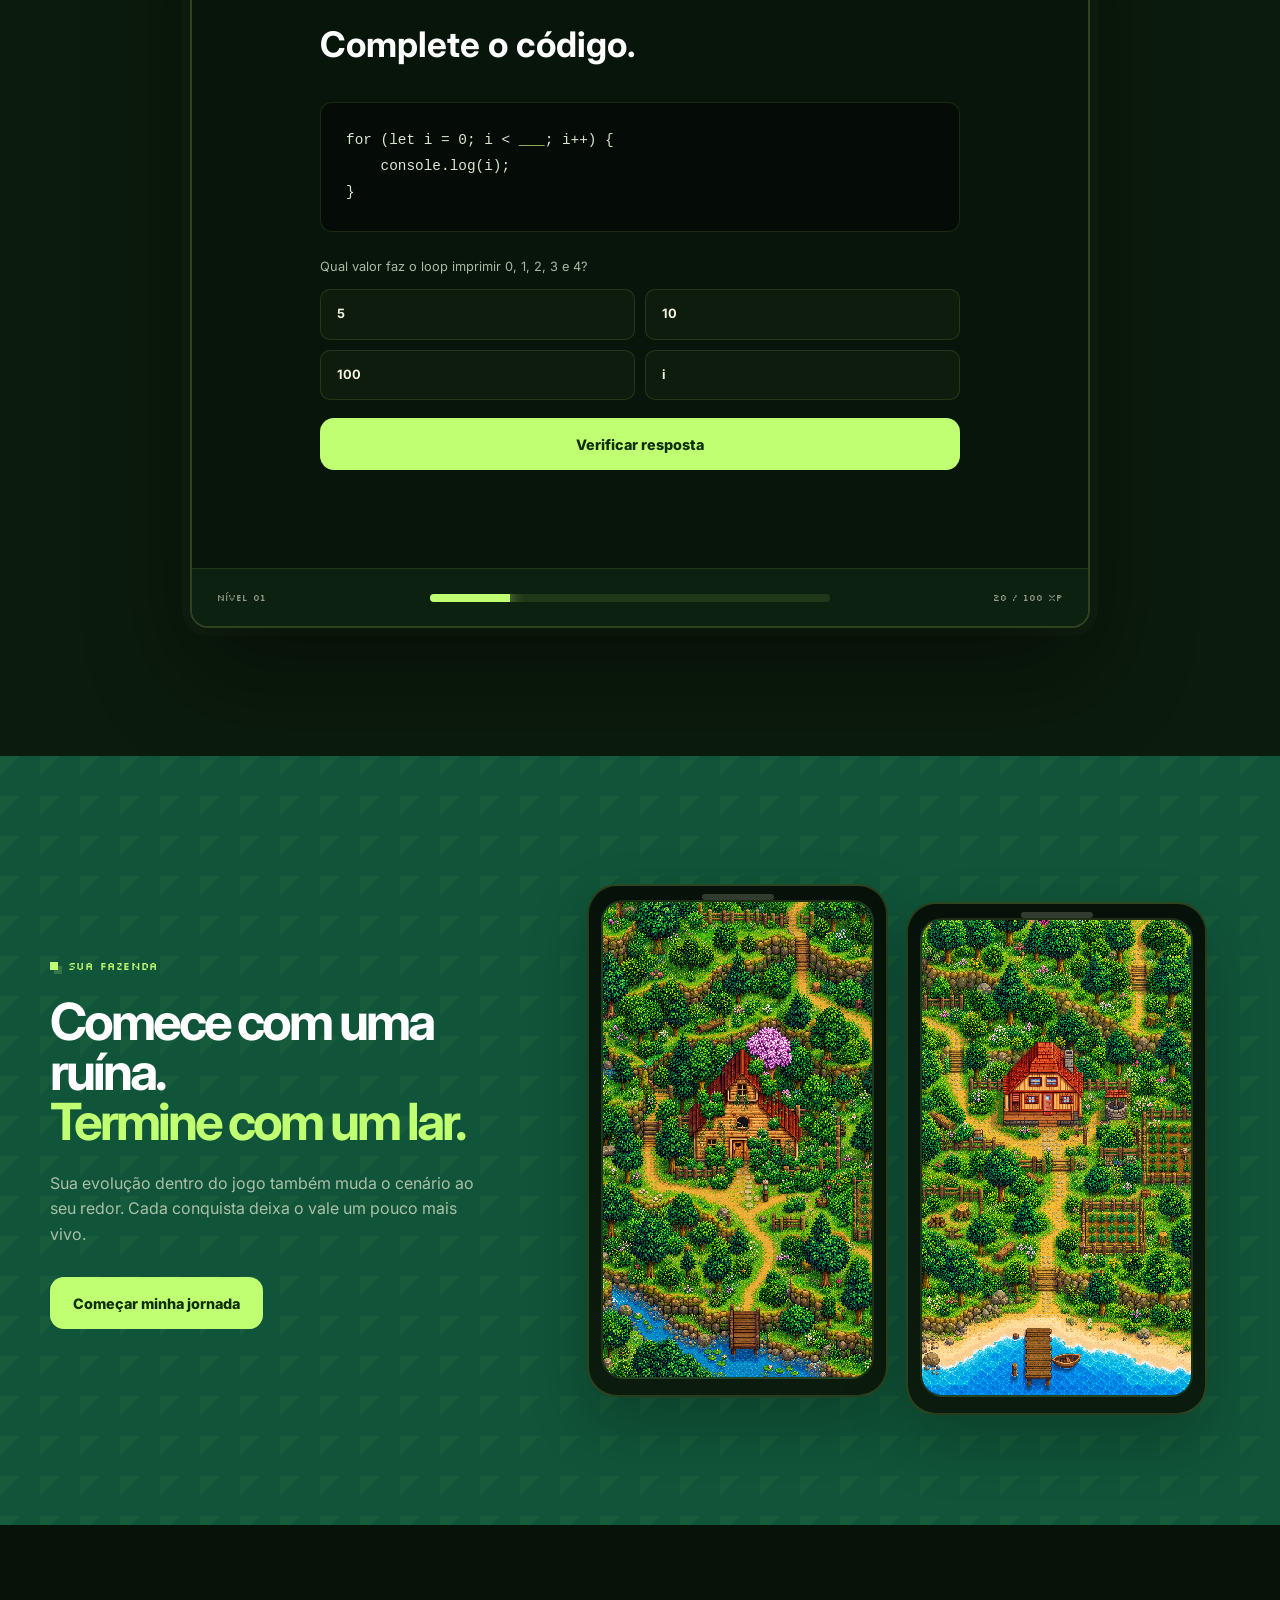
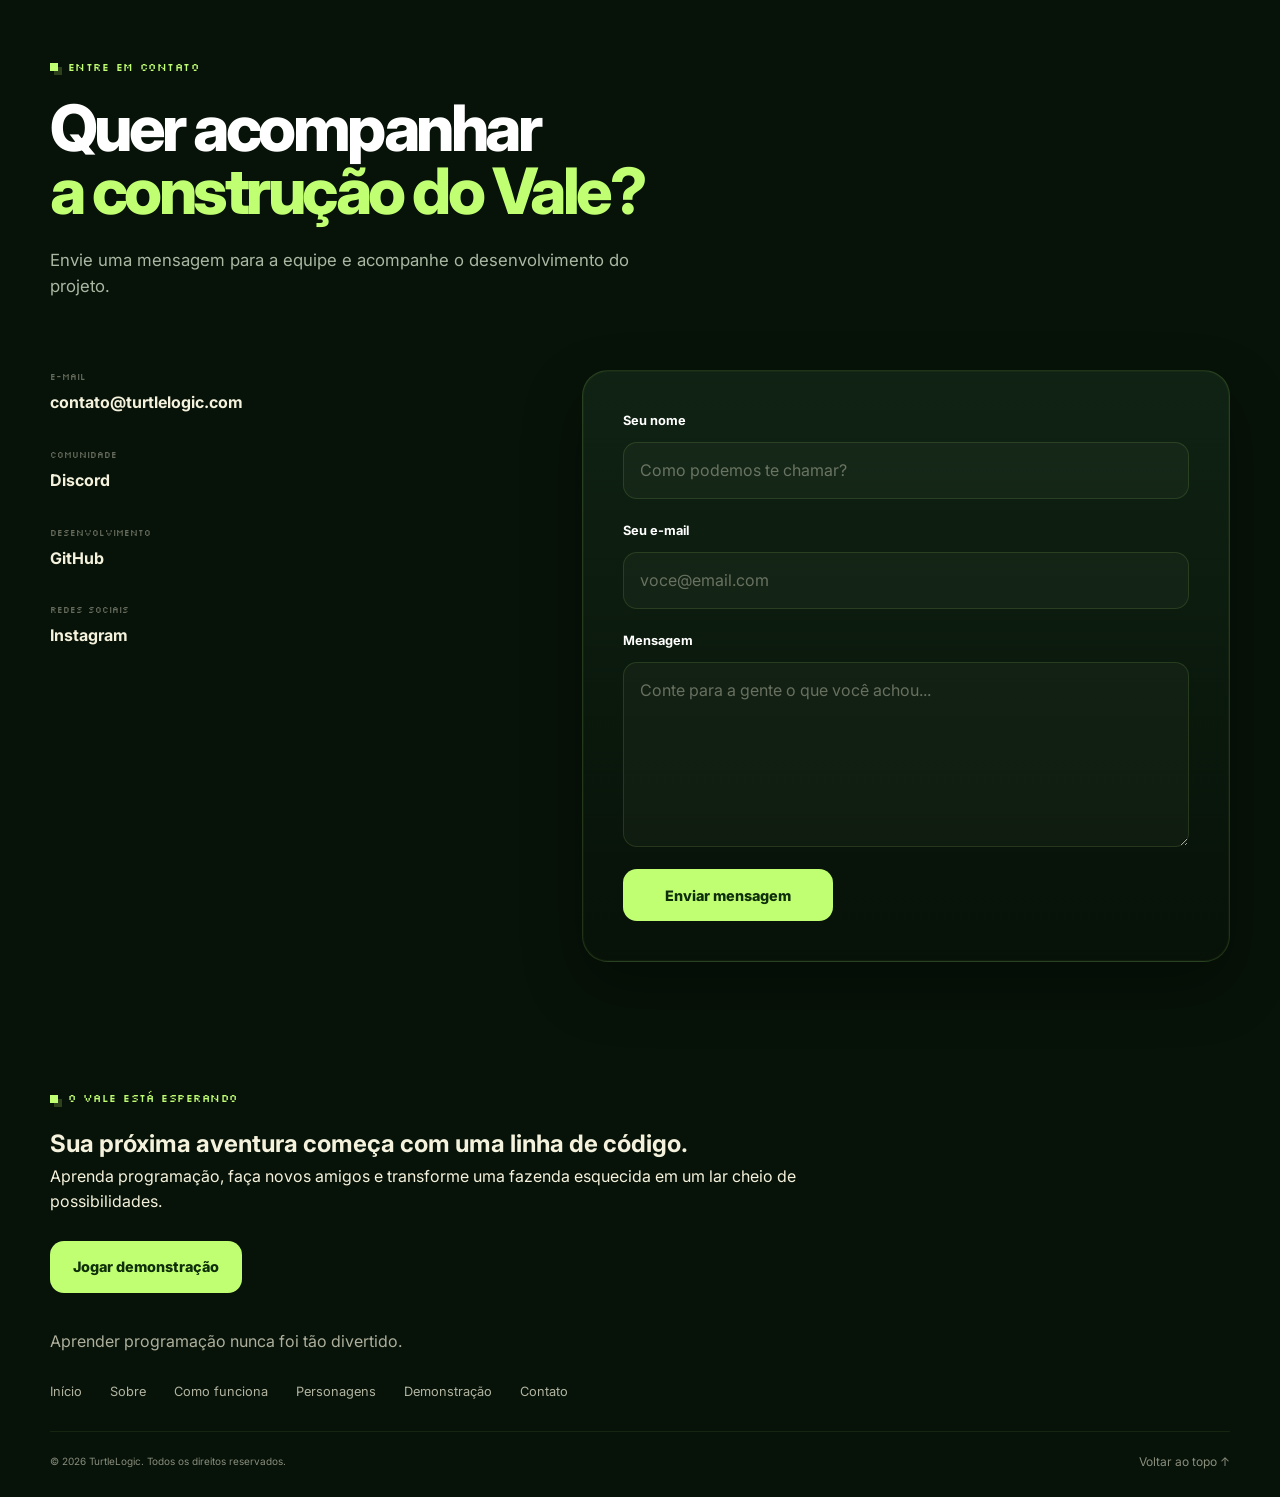
<file: pages/index.html>
<!DOCTYPE html>

<html lang="pt-BR">

<!--
    O head guarda as informações que o navegador usa para interpretar
    a página: charset, responsividade, descrição, título e links externos.
-->
<head>
    <meta charset="UTF-8">
    <meta name="viewport" content="width=device-width, initial-scale=1.0">

    <meta
        name="description"
        content="TurtleLogic é uma aventura em pixel art onde você aprende programação enquanto reconstrói uma fazenda e transforma o vale."
    >

    <meta name="theme-color" content="#0F2F0B">

    <title>TurtleLogic — Aprenda. Explore. Construa.</title>

    <link rel="preconnect" href="https://fonts.googleapis.com">
    <link rel="preconnect" href="https://fonts.gstatic.com" crossorigin>

    <link
        href="https://fonts.googleapis.com/css2?family=Inter:wght@400;500;600;700;800;900&family=Silkscreen:wght@400;700&display=swap"
        rel="stylesheet"
    >

    <link rel="stylesheet" href="../assets/styles/styles.css">
</head>

<body>

    <!--
        Parte de cima do site com logo, menu e botão principal.
    -->
    <header class="cabecalho">

        <div class="conteiner">

            <!--
                Logo da marca, que leva para o início da página.
            -->
            <a href="#inicio" class="marca" aria-label="TurtleLogic - início">

                <img
                    src="../assets/logo.png"
                    alt="TurtleLogic"
                    class="marca-logo"
                >

            </a>

            <!--
                Menu com os links das seções da página.
            -->
            <nav aria-label="Navegação principal">

                <ul class="menu-lista">

                    <li>
                        <a href="#inicio" class="link-menu">
                            Início
                        </a>
                    </li>

                    <li>
                        <a href="#sobre" class="link-menu">
                            Sobre
                        </a>
                    </li>

                    <li>
                        <a href="#como-funciona" class="link-menu">
                            Como funciona
                        </a>
                    </li>

                    <li>
                        <a href="#personagens" class="link-menu">
                            Personagens
                        </a>
                    </li>

                    <li>
                        <a href="#demonstracao" class="link-menu">
                            Demonstração
                        </a>
                    </li>

                    <li>
                        <a href="#contato" class="link-menu">
                            Contato
                        </a>
                    </li>

                </ul>

            </nav>

            <!--
                Botão para ir direto para a demonstração.
            -->
            <a href="#demonstracao" class="botao botao--pequeno">
                Jogar demonstração
            </a>

            <!--
                Botão de menu para telas menores.
            -->
            <button
                type="button"
                class="menu-botao"
                aria-label="Abrir menu"
                aria-expanded="false"
            >
                <span></span>
                <span></span>
                <span></span>
            </button>

        </div>

    </header>

    <main>

        <!--
            Primeira parte da página, com a mensagem principal e a imagem do banner.
        -->
        <section id="inicio" class="apresentacao">

            <div class="conteiner conjunto-apresentacao">

                <article class="conteudo-apresentacao">

                    <!--
                        Texto pequeno acima do título.
                    -->
                    <span class="etiqueta">
                        A jornada começa com lógica
                    </span>

                    <!--
                        Título principal da página.
                    -->
                    <h1 class="titulo-apresentacao">
                        Cada linha de código
                        <span>desbloqueia um novo mundo.</span>
                    </h1>

                    <!--
                        Texto explicando a ideia do jogo.
                    -->
                    <p class="texto-apresentacao">
                        No TurtleLogic, você aprende programação enquanto reativa uma fazenda abandonada, resolve desafios e transforma o vale em um lugar cheio de vida.
                    </p>

                    <!--
                        Botões para começar ou explorar mais.
                    -->
                    <div class="acoes-apresentacao">

                        <a href="#demonstracao" class="botao botao--primario">
                            Jogar demonstração
                        </a>

                        <a href="#sobre" class="botao botao--secundario">
                            Explorar o Vale
                        </a>

                    </div>

                    <!--
                        Dados rápidos sobre o projeto.
                    -->
                    <ul class="estatisticas-apresentacao" aria-label="Informações sobre o jogo">

                        <li>
                            <strong>04</strong>
                            <span>Mentores</span>
                        </li>

                        <li>
                            <strong>30+</strong>
                            <span>Desafios</span>
                        </li>

                        <li>
                            <strong>∞</strong>
                            <span>Aventuras</span>
                        </li>

                    </ul>

                </article>

                <!--
                    Cena com a imagem de fundo e os personagens.
                -->
                <figure class="cena-apresentacao">

                    <img
                        src="../assets/img-banner.png"
                        alt=""
                        class="img-banner"
                        aria-hidden="true"
                    >

                    <img
                        src="../assets/donatelo.png"
                        alt="Donatelo"
                        class="personagem-apresentacao personagem-apresentacao--donatelo"
                    >

                    <img
                        src="../assets/frida.png"
                        alt="Frida"
                        class="personagem-apresentacao personagem-apresentacao--frida"
                    >

                    <img
                        src="../assets/koda.png"
                        alt="Koda"
                        class="personagem-apresentacao personagem-apresentacao--koda"
                    >

                    <img
                        src="../assets/agatha.png"
                        alt="Agatha"
                        class="personagem-apresentacao personagem-apresentacao--agatha"
                    >


                </figure>

            </div>

        </section>

        <!--
            Seção da história, mostrando a fazenda abandonada e o começo da jornada.
        -->
        <section id="sobre" class="sessao">

            <div class="conteiner">

                <header class="cabecalho-sessao">

                    <span class="etiqueta">
                        Sua história começa aqui
                    </span>

                    <h2>
                        Uma fazenda.
                        <span>Uma nova missão.</span>
                    </h2>

                    <p>
                        Você chegou ao Vale TurtleLogic com uma propriedade esquecida e uma chance de começar tudo outra vez.
                    </p>

                </header>

                <div class="linha-historia">

                    <article class="texto-historia">

                        <span class="numero-historia">
                            01
                        </span>

                        <h3>
                            Você herdou uma fazenda em ruínas.
                        </h3>

                        <p>
                            O lugar precisa de muito trabalho. A cabana está destruída, os caminhos desapareceram e os antigos equipamentos já não funcionam.
                        </p>

                        <p>
                            Mas com lógica, curiosidade e ajuda dos moradores, o vale pode voltar a florescer.
                        </p>

                        <a href="#personagens" class="link-texto">
                            Conheça seus companheiros
                        </a>

                    </article>

                    <figure class="imagem-historia">

                        <img
                            src="../assets/casaruina.png"
                            alt="Cabana antiga e abandonada da fazenda"
                        >

                        <figcaption>
                            Tudo começa com uma pequena cabana.
                        </figcaption>

                    </figure>

                </div>

                <div class="linha-historia invertida">

                    <article class="texto-historia">

                        <span class="numero-historia">
                            02
                        </span>

                        <h3>
                            Aprenda programação com os moradores do vale.
                        </h3>

                        <p>
                            Cada personagem do TurtleLogic ensina uma nova forma de pensar: lógica, sintaxe, conceitos e dados.
                        </p>

                        <p>
                            Resolva seus desafios e transforme o conhecimento em melhorias reais para a fazenda.
                        </p>

                        <a href="#como-funciona" class="link-texto">
                            Descobrir como funciona
                        </a>

                    </article>

                    <figure class="imagem-historia">

                        <img
                            src="../assets/vila.png"
                            alt="Vale TurtleLogic com os moradores e construções"
                        >

                        <figcaption>
                            O vale está cheio de histórias para descobrir.
                        </figcaption>

                    </figure>

                </div>

            </div>

        </section>

        <!--
            Seção que explica como o jogo funciona em passos simples.
        -->
        <section id="como-funciona" class="sessao">

            <div class="conteiner">

                <header class="cabecalho-sessao cabecalho-sessao--centro">

                    <span class="etiqueta">
                        Como funciona
                    </span>

                    <h2>
                        Aprenda.
                        <span>Jogue. Reconstrua.</span>
                    </h2>

                    <p>
                        O conhecimento que você conquista dentro dos desafios também transforma o mundo ao seu redor.
                    </p>

                </header>

                <ol class="etapas">

                    <li class="card-etapa">

                        <span class="numero-etapa">
                            01
                        </span>

                        <div class="icone-etapa" aria-hidden="true">
                            ◈
                        </div>

                        <h3>
                            Aprenda
                        </h3>

                        <p>
                            Conheça conceitos de lógica, sintaxe e programação através de pequenas missões.
                        </p>

                    </li>

                    <li class="card-etapa">

                        <span class="numero-etapa">
                            02
                        </span>

                        <div class="icone-etapa" aria-hidden="true">
                            &lt;/&gt;
                        </div>

                        <h3>
                            Resolva
                        </h3>

                        <p>
                            Complete códigos, responda perguntas e coloque seus conhecimentos à prova.
                        </p>

                    </li>

                    <li class="card-etapa">

                        <span class="numero-etapa">
                            03
                        </span>

                        <div class="icone-etapa" aria-hidden="true">
                            +
                        </div>

                        <h3>
                            Reconstrua
                        </h3>

                        <p>
                            Use as recompensas das missões para reconstruir sua casa e transformar a fazenda.
                        </p>

                    </li>

                </ol>

                <aside class="premio">

                    <div>

                        <span class="etiqueta">
                            Sua evolução
                        </span>

                        <h3>
                            Quanto mais você aprende, mais o vale cresce.
                        </h3>

                        <p>
                            Novas construções, ferramentas, áreas e desafios aparecem conforme sua jornada avança.
                        </p>

                    </div>

                    <ul>

                        <li>
                            <span aria-hidden="true">✦</span>
                            Experiência
                        </li>

                        <li>
                            <span aria-hidden="true">✦</span>
                            Novas áreas
                        </li>

                        <li>
                            <span aria-hidden="true">✦</span>
                            Construções
                        </li>

                        <li>
                            <span aria-hidden="true">✦</span>
                            Amizades
                        </li>

                    </ul>

                </aside>

            </div>

        </section>

        <!--
            Seção dos personagens do jogo.
        -->
        <section id="personagens" class="sessao">

            <div class="conteiner">

                <header class="cabecalho-sessao">

                    <span class="etiqueta">
                        Conheça o Vale
                    </span>

                    <h2>
                        Você não vai
                        <span>aprender sozinho.</span>
                    </h2>

                    <p>
                        Quatro moradores. Quatro personalidades. Quatro formas diferentes de aprender programação.
                    </p>

                </header>

                <div class="lista-personagens">

                    <article class="card-personagem">

                        <figure>

                            <img
                                src="../assets/donatelo.png"
                                alt="Donatelo, mentor do Vale TurtleLogic"
                            >

                        </figure>

                        <div class="corpo-personagem">

                            <span class="cargo-personagem">
                                Mentor
                            </span>

                            <h3>
                                Donatelo
                            </h3>

                            <p>
                                O velho amigo que prepara você para os desafios do vale.
                            </p>

                            <dl>

                                <div>
                                    <dt>Especialidade</dt>
                                    <dd>Lógica</dd>
                                </div>

                                <div>
                                    <dt>Desafios</dt>
                                    <dd>Ensino e dúvidas</dd>
                                </div>

                            </dl>

                        </div>

                    </article>

                    <article class="card-personagem card-personagem--frida">

                        <figure>

                            <img
                                src="../assets/frida.png"
                                alt="Frida, a vaca programadora"
                            >

                        </figure>

                        <div class="corpo-personagem">

                            <span class="cargo-personagem">
                                Programadora
                            </span>

                            <h3>
                                Frida
                            </h3>

                            <p>
                                Uma cozinheira paciente que adora resolver problemas linha por linha.
                            </p>

                            <dl>

                                <div>
                                    <dt>Especialidade</dt>
                                    <dd>Sintaxe</dd>
                                </div>

                                <div>
                                    <dt>Desafios</dt>
                                    <dd>Preencher lacunas</dd>
                                </div>

                            </dl>

                        </div>

                    </article>

                    <article class="card-personagem card-personagem--koda">

                        <figure>

                            <img
                                src="../assets/koda.png"
                                alt="Koda, o urso inventor"
                            >

                        </figure>

                        <div class="corpo-personagem">

                            <span class="cargo-personagem">
                                Inventor
                            </span>

                            <h3>
                                Koda
                            </h3>

                            <p>
                                Um urso inventor que constrói robôs e bugigangas para toda a comunidade.
                            </p>

                            <dl>

                                <div>
                                    <dt>Especialidade</dt>
                                    <dd>Conceitos</dd>
                                </div>

                                <div>
                                    <dt>Desafios</dt>
                                    <dd>Verdadeiro ou falso</dd>
                                </div>

                            </dl>

                        </div>

                    </article>

                    <article class="card-personagem card-personagem--agatha">

                        <figure>

                            <img
                                src="../assets/agatha.png"
                                alt="Agatha, a capivara da praia"
                            >

                        </figure>

                        <div class="corpo-personagem">

                            <span class="cargo-personagem">
                                Exploradora
                            </span>

                            <h3>
                                Agatha
                            </h3>

                            <p>
                                Uma capivara tranquila que ajuda a comunidade com seus conhecimentos sobre dados.
                            </p>

                            <dl>

                                <div>
                                    <dt>Especialidade</dt>
                                    <dd>Dados</dd>
                                </div>

                                <div>
                                    <dt>Desafios</dt>
                                    <dd>Múltipla escolha</dd>
                                </div>

                            </dl>

                        </div>

                    </article>

                </div>

            </div>

        </section>

        <!--
            Seção com o mini desafio da página.
        -->
        <section id="demonstracao" class="sessao">

            <div class="conteiner">

                <header class="cabecalho-sessao cabecalho-sessao--centro">

                    <span class="etiqueta">
                        Primeira missão
                    </span>

                    <h2>
                        Coloque seu conhecimento
                        <span>à prova.</span>
                    </h2>

                    <p>
                        Experimente um pequeno desafio inspirado nas missões do jogo.
                    </p>

                </header>

                <article class="janela-demo">

                    <header class="cabecalho-demo">

                        <div class="pontos-janela" aria-hidden="true">
                            <span></span>
                            <span></span>
                            <span></span>
                        </div>

                        <span>
                            MISSÃO_001
                        </span>

                        <span>
                            +20 XP
                        </span>

                    </header>

                    <div class="corpo-demo">

                        <div class="desafio">

                            <span class="etiqueta-desafio">
                                DESAFIO DE SINTAXE
                            </span>

                            <h3>
                                Complete o código.
                            </h3>

                            <pre><code>for (let i = 0; i &lt; <span>___</span>; i++) {
    console.log(i);
}</code></pre>

                            <form class="formulario-desafio">

                                <fieldset>

                                    <legend>
                                        Qual valor faz o loop imprimir 0, 1, 2, 3 e 4?
                                    </legend>

                                    <label>
                                        <input
                                            type="radio"
                                            name="resposta-desafio"
                                            value="5"
                                        >
                                        <span>5</span>
                                    </label>

                                    <label>
                                        <input
                                            type="radio"
                                            name="resposta-desafio"
                                            value="10"
                                        >
                                        <span>10</span>
                                    </label>

                                    <label>
                                        <input
                                            type="radio"
                                            name="resposta-desafio"
                                            value="100"
                                        >
                                        <span>100</span>
                                    </label>

                                    <label>
                                        <input
                                            type="radio"
                                            name="resposta-desafio"
                                            value="i"
                                        >
                                        <span>i</span>
                                    </label>

                                </fieldset>

                                <button
                                    type="button"
                                    class="botao botao--primario"
                                    id="verificar-desafio"
                                >
                                    Verificar resposta
                                </button>

                            </form>

                            <output
                                id="resultado-desafio"
                                class="resultado-desafio"
                                aria-live="polite"
                            ></output>

                        </div>

                    </div>

                    <footer class="rodape-demo">

                        <span>
                            NÍVEL 01
                        </span>

                        <div
                            class="barra-experiencia"
                            aria-label="20 de 100 XP"
                        >
                            <span></span>
                        </div>

                        <span>
                            20 / 100 XP
                        </span>

                    </footer>

                </article>

            </div>

        </section>

        <!--
            Mostra a fazenda antes e depois.
        -->
        <section class="sessao progresso">

            <div class="conteiner">

                <div class="conteudo-progresso">

                    <span class="etiqueta">
                        Sua fazenda
                    </span>

                    <h2>
                        Comece com uma ruína.
                        <span>Termine com um lar.</span>
                    </h2>

                    <p>
                        Sua evolução dentro do jogo também muda o cenário ao seu redor. Cada conquista deixa o vale um pouco mais vivo.
                    </p>

                    <a href="#demonstracao" class="botao botao--primario">
                        Começar minha jornada
                    </a>

                </div>

                <div class="telas-progresso" aria-label="Comparação da fazenda antes e depois">

                    <div class="celular">
                        <div class="tela-celular">
                            <img
                                src="../assets/casaruina.png"
                                alt="Fazenda antes da reconstrução"
                            >
                        </div>
                    </div>

                    <div class="celular celular--depois">
                        <div class="tela-celular">
                            <img
                                src="../assets/depois.png"
                                alt="Fazenda depois da reconstrução"
                            >
                        </div>
                    </div>

                </div>

            </div>

        </section>

        <!--
            Seção de contato com a equipe.
        -->
        <section id="contato" class="sessao contato">

            <div class="conteiner">

                <header class="cabecalho-sessao">

                    <span class="etiqueta">
                        Entre em contato
                    </span>

                    <h2>
                        Quer acompanhar
                        <span>a construção do Vale?</span>
                    </h2>

                    <p>
                        Envie uma mensagem para a equipe e acompanhe o desenvolvimento do projeto.
                    </p>

                </header>

                <div class="grade-contato">

                    <address class="info-contato">

                        <div>

                            <span class="etiqueta-contato">
                                E-mail
                            </span>

                            <a href="mailto:contato@turtlelogic.com">
                                contato@turtlelogic.com
                            </a>

                        </div>

                        <div>

                            <span class="etiqueta-contato">
                                Comunidade
                            </span>

                            <a href="#">
                                Discord
                            </a>

                        </div>

                        <div>

                            <span class="etiqueta-contato">
                                Desenvolvimento
                            </span>

                            <a href="#">
                                GitHub
                            </a>

                        </div>

                        <div>

                            <span class="etiqueta-contato">
                                Redes sociais
                            </span>

                            <a href="#">
                                Instagram
                            </a>

                        </div>

                    </address>

                    <form class="formulario-contato">

                        <div class="campo-formulario">

                            <label for="name">
                                Seu nome
                            </label>

                            <input
                                id="name"
                                name="name"
                                type="text"
                                placeholder="Como podemos te chamar?"
                                autocomplete="name"
                                required
                            >

                        </div>

                        <div class="campo-formulario">

                            <label for="email">
                                Seu e-mail
                            </label>

                            <input
                                id="email"
                                name="email"
                                type="email"
                                placeholder="voce@email.com"
                                autocomplete="email"
                                required
                            >

                        </div>

                        <div class="campo-formulario">

                            <label for="message">
                                Mensagem
                            </label>

                            <textarea
                                id="message"
                                name="message"
                                rows="6"
                                placeholder="Conte para a gente o que você achou..."
                                required
                            ></textarea>

                        </div>

                        <button
                            type="submit"
                            class="botao botao--primario"
                        >
                            Enviar mensagem
                        </button>

                    </form>

                </div>

            </div>

        </section>

        <section>

            <div class="conteiner">

                <div class="conteudo-cta">

                    <span class="etiqueta">
                        O Vale está esperando
                    </span>

                    <h2>
                        Sua próxima aventura
                        <span>começa com uma linha de código.</span>
                    </h2>

                    <p>
                        Aprenda programação, faça novos amigos e transforme uma fazenda esquecida em um lar cheio de possibilidades.
                    </p>

                    <a href="#demonstracao" class="botao botao--primario">
                        Jogar demonstração
                    </a>

                </div>

            </div>

        </section>

    </main>

    <!--
        Rodapé final da página.
    -->
    <footer class="rodape">

        <div class="conteiner">

            <div class="rodape-principal">

                <p>
                    Aprender programação nunca foi tão divertido.
                </p>

            </div>

            <nav aria-label="Navegação do rodapé">

                <ul>

                    <li>
                        <a href="#inicio">
                            Início
                        </a>
                    </li>

                    <li>
                        <a href="#sobre">
                            Sobre
                        </a>
                    </li>

                    <li>
                        <a href="#como-funciona">
                            Como funciona
                        </a>
                    </li>

                    <li>
                        <a href="#personagens">
                            Personagens
                        </a>
                    </li>

                    <li>
                        <a href="#demonstracao">
                            Demonstração
                        </a>
                    </li>

                    <li>
                        <a href="#contato">
                            Contato
                        </a>
                    </li>

                </ul>

            </nav>

            <div class="rodape-inferior">

                <small>
                    © 2026 TurtleLogic. Todos os direitos reservados.
                </small>

                <a href="#inicio">
                    Voltar ao topo ↑
                </a>

            </div>

        </div>

    </footer>

    <script>
        /*
            Este bloco de JavaScript valida a resposta do desafio.
            Ele procura o botão de verificação, verifica a alternativa marcada
            e mostra uma mensagem de feedback para a pessoa que está jogando.
        */
        const verificarDesafio = document.getElementById('verificar-desafio');
        const resultadoDesafio = document.getElementById('resultado-desafio');

        /*
            A condição abaixo protege o código para que ele só execute se o botão
            e a área de resposta existirem na página.
        */
        if (verificarDesafio && resultadoDesafio) {
            /*
                Este evento acontece quando a pessoa clica em "Verificar resposta".
                A função verifica qual opção foi marcada e responde conforme o valor
                escolhido.
            */
            verificarDesafio.addEventListener('click', () => {
                /*
                    selected busca o input radio que foi selecionado pelo usuário.
                    O seletor usa o atributo name da pergunta, que é o mesmo para todas
                    as alternativas do desafio.
                */
                const selected = document.querySelector('input[name="resposta-desafio"]:checked');

                /*
                    Se nenhum item for marcado, a página mostra uma mensagem pedindo
                    que a pessoa escolha uma opção antes de continuar.
                */
                if (!selected) {
                    resultadoDesafio.textContent = 'Escolha uma resposta antes de verificar.';
                    resultadoDesafio.style.color = '#f4f2dc';
                    return;
                }

                /*
                    isCorrect compara o valor do item escolhido com a resposta correta.
                    Nesse caso, o valor '5' é a resposta certa porque o loop imprime
                    números de 0 até 4 quando a condição é i < 5.
                */
                const isCorrect = selected.value === '5';

                /*
                    Se o valor bater, a página mostra feedback positivo e encerra a função.
                */
                if (isCorrect) {
                    resultadoDesafio.textContent = 'Resposta correta! Você avançou no loop.';
                    resultadoDesafio.style.color = '#c1ff72';
                    return;
                }

                /*
                    Se a resposta estiver errada, a mensagem explica o motivo e mostra
                    que o loop precisa terminar em 5 para imprimir até 4.
                */
                resultadoDesafio.textContent = 'Quase lá! O loop precisa parar em 5 para imprimir 0 até 4.';
                resultadoDesafio.style.color = '#ffb4a2';
            });
        }
    </script>

</body>

</html>
</file>
<file: styles.css>
/* ---------- VARIÁVEIS GLOBAIS ---------- */
:root {
    --lime: #c1ff72;
    --green: #105439;
    --dark-green: #0f2f0b;
    --purple: #150a5d;

    --cream: #f4f2dc;
    --white: #ffffff;
    --muted: #a9b8a3;
    --line: rgba(193, 255, 114, 0.14);

    --bg: #071208;
    --bg-soft: #0b1b0d;
    --bg-card: #102414;

    --font-base: "Inter", sans-serif;
    --font-pixel: "Silkscreen", monospace;

    --container: 1180px;

    --radius-sm: 12px;
    --radius-md: 20px;
    --radius-lg: 32px;
    --radius-xl: 44px;

    --shadow: 0 24px 80px rgba(0, 0, 0, 0.25);

    --transition: 220ms ease;
}

/* ---------- RESET BÁSICO ---------- */
* {
    margin: 0;
    padding: 0;
    box-sizing: border-box;
}

html {
    scroll-behavior: smooth;
    scroll-padding-top: 90px;
}

body {
    min-width: 320px;
    background: var(--bg);
    color: var(--cream);
    font-family: var(--font-base);
    line-height: 1.6;
    overflow-x: hidden;
}

::selection {
    background: var(--lime);
    color: var(--dark-green);
}

img {
    display: block;
    max-width: 100%;
}

button,
input,
textarea {
    font: inherit;
}

button {
    border: 0;
}

a {
    color: inherit;
    text-decoration: none;
}

ul,
ol {
    list-style: none;
}

figure {
    margin: 0;
}

/* ---------- ESTRUTURA GERAL ---------- */
.conteiner {
    width: min(calc(100% - 40px), var(--container));
    margin-inline: auto;
}

.sessao {
    position: relative;
    padding: clamp(90px, 10vw, 150px) 0;
}

.cabecalho-sessao {
    max-width: 720px;
    margin-bottom: 70px;
}

.cabecalho-sessao--centro {
    margin-inline: auto;
    text-align: center;
}

.cabecalho-sessao h2 {
    margin-top: 18px;
    color: var(--white);
    font-size: clamp(2.3rem, 5vw, 4.5rem);
    font-weight: 800;
    line-height: 0.98;
    letter-spacing: -0.055em;
}

.cabecalho-sessao h2 span {
    display: block;
    color: var(--lime);
}

.cabecalho-sessao p {
    max-width: 600px;
    margin-top: 24px;
    color: var(--muted);
    font-size: 1.05rem;
}

.cabecalho-sessao--centro p {
    margin-inline: auto;
}

.etiqueta {
    display: inline-flex;
    align-items: center;
    gap: 10px;
    color: var(--lime);
    font-family: var(--font-pixel);
    font-size: 0.7rem;
    line-height: 1.5;
    letter-spacing: 0.04em;
    text-transform: uppercase;
}

.etiqueta::before {
    width: 8px;
    height: 8px;
    background: var(--lime);
    box-shadow: 4px 4px 0 rgba(193, 255, 114, 0.2);
    content: "";
}

.conteudo-cta {
    display: flex;
    flex-direction: column;
    align-items: flex-start;
    max-width: 760px;
}

.conteudo-cta > .etiqueta {
    margin-bottom: 18px;
}

.conteudo-cta h2 {
    margin-top: 0;
}

.conteudo-cta .botao {
    margin-top: 26px;
}

/* ---------- BOTÕES ---------- */
.botao {
    position: relative;
    display: inline-flex;
    min-height: 52px;
    align-items: center;
    justify-content: center;
    gap: 12px;
    padding: 0 22px;
    border: 1px solid transparent;
    border-radius: 14px;
    background: var(--lime);
    color: var(--dark-green);
    font-size: 0.9rem;
    font-weight: 800;
    transition:
        transform var(--transition),
        box-shadow var(--transition),
        background var(--transition);
}

.botao:hover {
    transform: translateY(-3px);
    box-shadow: 0 12px 30px rgba(193, 255, 114, 0.2);
}

.botao:active {
    transform: translateY(0);
}

.botao--pequeno {
    min-height: 44px;
    padding-inline: 18px;
    font-size: 0.78rem;
}

.botao--primario {
    background: var(--lime);
    color: var(--dark-green);
}

.botao--secundario,
.botao--ghost {
    border-color: rgba(244, 242, 220, 0.16);
    background: transparent;
    color: var(--cream);
}

.botao--secundario:hover,
.botao--ghost:hover {
    border-color: var(--lime);
    background: rgba(193, 255, 114, 0.06);
    box-shadow: none;
}

.link-texto {
    display: inline-flex;
    align-items: center;
    gap: 10px;
    margin-top: 30px;
    color: var(--lime);
    font-size: 0.9rem;
    font-weight: 800;
}

.link-texto span {
    transition: transform var(--transition);
}

.link-texto:hover span {
    transform: translateX(5px);
}

/* ---------- CABEÇALHO E MENU ---------- */
.cabecalho {
    position: fixed;
    z-index: 1000;
    top: 0;
    right: 0;
    left: 0;
    border-bottom: 1px solid transparent;
    background: rgba(7, 18, 8, 0.55);
    backdrop-filter: blur(18px);
    -webkit-backdrop-filter: blur(18px);
}

.cabecalho .conteiner {
    display: flex;
    min-height: 78px;
    align-items: center;
    justify-content: space-between;
    gap: 30px;
}

.marca {
    display: inline-flex;
    align-items: center;
    gap: 10px;
    flex-shrink: 0;
}

.marca-logo {
    display: block;
    width: 210px;
    height: auto;
    max-height: 60px;
    object-fit: contain;
    filter: drop-shadow(0 6px 16px rgba(193, 255, 114, 0.1));
}

.marca-icone {
    display: none;
}

.marca-texto {
    display: none;
}

.menu-lista {
    display: flex;
    align-items: center;
    gap: clamp(16px, 2.2vw, 32px);
}

.link-menu {
    position: relative;
    color: rgba(244, 242, 220, 0.7);
    font-size: 0.82rem;
    font-weight: 600;
    transition: color var(--transition);
}

.link-menu:hover {
    color: var(--white);
}

.menu-botao {
    display: none;
    width: 44px;
    height: 44px;
    flex-direction: column;
    align-items: center;
    justify-content: center;
    gap: 5px;
    border-radius: 12px;
    background: var(--bg-card);
    cursor: pointer;
}

.menu-botao span {
    display: block;
    width: 20px;
    height: 2px;
    background: var(--lime);
}

/* ---------- HERO / APRESENTAÇÃO ---------- */
.apresentacao {
    position: relative;
    min-height: 100svh;
    overflow: hidden;
    background: linear-gradient(180deg, #0c5c3b 0%, #0e4f3a 100%);
}

.conjunto-apresentacao {
    position: relative;
    z-index: 2;
    display: grid;
    min-height: 100svh;
    grid-template-columns:
        minmax(0, 0.85fr)
        minmax(0, 1.15fr);
    align-items: center;
    gap: 0;
    padding-top: 90px;
}

.conteudo-apresentacao {
    position: relative;
    z-index: 5;
    max-width: 650px;
}

.titulo-apresentacao {
    max-width: 720px;
    margin-top: 22px;
    color: var(--white);
    font-size: clamp(3rem, 5.5vw, 6rem);
    font-weight: 900;
    line-height: 0.94;
    letter-spacing: -0.065em;
}

.titulo-apresentacao span {
    display: block;
    color: var(--lime);
}

.texto-apresentacao {
    max-width: 570px;
    margin-top: 28px;
    color: rgba(244, 242, 220, 0.72);
    font-size: clamp(1rem, 1.4vw, 1.15rem);
}

.acoes-apresentacao {
    display: flex;
    flex-wrap: wrap;
    gap: 12px;
    margin-top: 34px;
}

.estatisticas-apresentacao {
    display: flex;
    margin-top: 48px;
}

.estatisticas-apresentacao li {
    min-width: 110px;
    padding-right: 24px;
    border-right: 1px solid var(--line);
}

.estatisticas-apresentacao li + li {
    padding-left: 24px;
}

.estatisticas-apresentacao li:last-child {
    border-right: 0;
}

.estatisticas-apresentacao strong {
    display: block;
    color: var(--lime);
    font-family: var(--font-pixel);
    font-size: 1rem;
}

.estatisticas-apresentacao span {
    display: block;
    margin-top: 6px;
    color: var(--muted);
    font-size: 0.75rem;
    font-weight: 600;
}

/* ---------- IMAGEM DO BANNER E PERSONAGENS ---------- */
.cena-apresentacao {
    position: relative;
    width: 100%;
    height: 100%;
    min-height: 100svh;
    margin: 0;
    padding: 0;
    isolation: isolate;
    overflow: hidden;
    border: 0;
    background: transparent;
}

.cena-apresentacao::before,
.cena-apresentacao::after {
    content: "";
    position: absolute;
    inset: 0;
    pointer-events: none;
}

.cena-apresentacao::before {
    z-index: 1;
    background: rgba(7, 18, 8, 0.62);
}

.cena-apresentacao::after {
    display: none;
}

.img-banner {
    position: absolute;
    top: -5%;
    right: -5%;
    bottom: -5%;
    left: -5%;
    z-index: 0;
    width: 110%;
    height: 110%;
    max-width: none;
    object-fit: cover;
    object-position: center;
    display: block;
    opacity: 1;
}

.personagem-apresentacao {
    position: absolute;
    z-index: 2;
    width: 90px;
    max-width: none;
    filter: drop-shadow(4px 8px 0 rgba(7, 18, 8, 0.25));
    transition: transform 300ms ease;
}

.personagem-apresentacao--donatelo {
    right: 12%;
    bottom: 24%;
}

.personagem-apresentacao--frida {
    right: 66%;
    bottom: 23%;
}

.personagem-apresentacao--koda {
    right: 25%;
    bottom: 7%;
    width: 105px;
}

.personagem-apresentacao--agatha {
    right: 78%;
    bottom: 11%;
}

.cena-apresentacao:hover .personagem-apresentacao {
    transform: translateY(-8px);
}

.cena-apresentacao:hover .personagem-apresentacao--donatelo {
    transform: translateY(-6px) rotate(-2deg);
}

.cena-apresentacao:hover .personagem-apresentacao--frida {
    transform: translateY(-9px) rotate(2deg);
}

.cena-apresentacao:hover .personagem-apresentacao--koda {
    transform: translateY(-7px);
}

.cena-apresentacao:hover .personagem-apresentacao--agatha {
    transform: translateY(-5px);
}

/* ---------- HISTÓRIA / SOBRE ---------- */
#sobre {
    background:
        radial-gradient(
            circle at 10% 20%,
            rgba(193, 255, 114, 0.04),
            transparent 25%
        ),
        var(--bg);
}

.linha-historia {
    display: grid;
    grid-template-columns: 0.8fr 1.2fr;
    align-items: center;
    gap: clamp(20px, 4vw, 64px);
    padding: 50px 0 100px;
}

.linha-historia.invertida {
    grid-template-columns: 1.2fr 0.8fr;
}

.linha-historia.invertida .texto-historia {
    order: 2;
}

.linha-historia.invertida .imagem-historia {
    order: 1;
}

.linha-historia .imagem-historia {
    width: min(100%, 460px);
    justify-self: center;
    max-height: 580px;
    padding: 12px;
    border: 2px solid rgba(193, 255, 114, 0.2);
    border-radius: 28px;
    background: #091a0d;
    box-shadow: 0 30px 60px rgba(0, 0, 0, 0.28);
    aspect-ratio: 1 / 1;
}

.texto-historia {
    max-width: 500px;
}

.numero-historia {
    display: block;
    color: var(--lime);
    font-family: var(--font-pixel);
    font-size: 0.8rem;
}

.texto-historia h3 {
    margin-top: 20px;
    color: var(--white);
    font-size: clamp(1.8rem, 3vw, 2.8rem);
    line-height: 1.05;
    letter-spacing: -0.04em;
}

.texto-historia p {
    margin-top: 20px;
    color: var(--muted);
}

.imagem-historia {
    position: relative;
    overflow: hidden;
    border: 1px solid var(--line);
    border-radius: var(--radius-xl);
    background: var(--bg-card);
    box-shadow: var(--shadow);
}

.imagem-historia::after {
    position: absolute;
    inset: 0;
    background: linear-gradient(
        135deg,
        rgba(193, 255, 114, 0.08),
        transparent 50%
    );
    pointer-events: none;
    content: "";
}

.imagem-historia img {
    width: 100%;
    height: 100%;
    border-radius: 18px;
    aspect-ratio: 9 / 16;
    object-fit: cover;
    image-rendering: pixelated;
}

.imagem-historia figcaption {
    padding: 18px 22px;
    color: var(--muted);
    font-family: var(--font-pixel);
    font-size: 0.55rem;
}

/* ---------- COMO FUNCIONA ---------- */
#como-funciona {
    background:
        linear-gradient(
            rgba(21, 10, 93, 0.9),
            rgba(21, 10, 93, 0.95)
        ),
        var(--purple);
}

.etapas {
    display: grid;
    grid-template-columns: repeat(3, 1fr);
    gap: 18px;
    counter-reset: etapas;
}

.card-etapa {
    position: relative;
    min-height: 350px;
    padding: 38px;
    overflow: hidden;
    border: 1px solid rgba(193, 255, 114, 0.12);
    border-radius: var(--radius-lg);
    background: rgba(7, 18, 8, 0.42);
    transition:
        transform var(--transition),
        border-color var(--transition),
        background var(--transition);
}

.card-etapa:hover {
    transform: translateY(-8px);
    border-color: rgba(193, 255, 114, 0.4);
    background: rgba(7, 18, 8, 0.65);
}

.numero-etapa {
    color: rgba(193, 255, 114, 0.45);
    font-family: var(--font-pixel);
    font-size: 0.65rem;
}

.icone-etapa {
    display: grid;
    width: 68px;
    height: 68px;
    margin-top: 70px;
    place-items: center;
    border: 2px solid var(--lime);
    border-radius: 16px;
    background: rgba(193, 255, 114, 0.08);
    color: var(--lime);
    font-family: var(--font-pixel);
    font-size: 0.8rem;
}

.card-etapa h3 {
    margin-top: 28px;
    color: var(--white);
    font-size: 1.5rem;
}

.card-etapa p {
    margin-top: 10px;
    color: var(--muted);
}

.premio {
    display: grid;
    grid-template-columns: 1fr auto;
    gap: 50px;
    margin-top: 18px;
    padding: 45px;
    border: 1px solid rgba(193, 255, 114, 0.2);
    border-radius: var(--radius-lg);
    background: var(--lime);
    color: var(--dark-green);
}

.premio h3 {
    max-width: 620px;
    margin-top: 12px;
    font-size: clamp(1.7rem, 3vw, 2.8rem);
    line-height: 1.05;
    letter-spacing: -0.04em;
}

.premio p {
    max-width: 580px;
    margin-top: 15px;
    color: rgba(15, 47, 11, 0.7);
}

.premio ul {
    display: grid;
    grid-template-columns: repeat(2, 1fr);
    align-content: center;
    gap: 12px 30px;
}

.premio li {
    display: flex;
    align-items: center;
    gap: 8px;
    font-size: 0.8rem;
    font-weight: 800;
}

/* ---------- PERSONAGENS ---------- */
#personagens {
    background: var(--bg);
}

.lista-personagens {
    display: grid;
    grid-template-columns: repeat(2, 1fr);
    gap: 20px;
}

.card-personagem {
    position: relative;
    display: grid;
    min-height: 450px;
    grid-template-columns: 0.8fr 1.2fr;
    overflow: hidden;
    border: 1px solid var(--line);
    border-radius: var(--radius-lg);
    background: var(--bg-card);
    transition:
        transform 300ms ease,
        border-color 300ms ease;
}

.card-personagem:hover {
    transform: translateY(-8px);
    border-color: rgba(193, 255, 114, 0.4);
}

.card-personagem figure {
    position: relative;
    min-height: 100%;
    overflow: hidden;
    background: var(--green);
}

.card-personagem figure::before {
    position: absolute;
    inset: 15%;
    border-radius: 50%;
    background: rgba(193, 255, 114, 0.15);
    filter: blur(25px);
    content: "";
}

.card-personagem img {
    position: absolute;
    z-index: 1;
    bottom: 0;
    left: 50%;
    width: 80%;
    max-width: 220px;
    transform: translateX(-50%);
    image-rendering: pixelated;
    transition: transform 300ms ease;
}

.card-personagem:hover img {
    transform: translateX(-50%) translateY(-8px);
}

.corpo-personagem {
    display: flex;
    flex-direction: column;
    justify-content: center;
    padding: 40px;
}

.cargo-personagem {
    color: var(--lime);
    font-family: var(--font-pixel);
    font-size: 0.55rem;
    text-transform: uppercase;
}

.card-personagem h3 {
    margin-top: 12px;
    color: var(--white);
    font-size: clamp(2rem, 3vw, 3rem);
    letter-spacing: -0.05em;
}

.card-personagem p {
    margin-top: 15px;
    color: var(--muted);
    font-size: 0.9rem;
}

.card-personagem dl {
    display: grid;
    gap: 12px;
    margin-top: 25px;
    padding-top: 20px;
    border-top: 1px solid var(--line);
}

.card-personagem dl div {
    display: flex;
    justify-content: space-between;
    gap: 15px;
}

.card-personagem dt {
    color: rgba(244, 242, 220, 0.45);
    font-size: 0.72rem;
}

.card-personagem dd {
    color: var(--cream);
    font-size: 0.72rem;
    font-weight: 700;
    text-align: right;
}

.card-personagem--frida figure {
    background: #4c6935;
}

.card-personagem--koda figure {
    background: #21136c;
}

.card-personagem--agatha figure {
    background: #19586a;
}

/* ---------- DESAFIO / DEMO ---------- */
#demonstracao {
    background:
        radial-gradient(
            circle at 50% 0,
            rgba(193, 255, 114, 0.08),
            transparent 30%
        ),
        var(--bg-soft);
}

.janela-demo {
    max-width: 900px;
    margin-inline: auto;
    overflow: hidden;
    border: 2px solid rgba(193, 255, 114, 0.2);
    border-radius: 18px;
    background: #08150a;
    box-shadow:
        0 40px 100px rgba(0, 0, 0, 0.4),
        0 0 0 8px rgba(193, 255, 114, 0.025);
}

.cabecalho-demo,
.rodape-demo {
    display: flex;
    min-height: 58px;
    align-items: center;
    justify-content: space-between;
    gap: 20px;
    padding: 0 25px;
    border-bottom: 1px solid rgba(193, 255, 114, 0.1);
    background: #0d2110;
    color: rgba(244, 242, 220, 0.6);
    font-family: var(--font-pixel);
    font-size: 0.55rem;
}

.pontos-janela {
    display: flex;
    gap: 6px;
}

.pontos-janela span {
    width: 8px;
    height: 8px;
    border-radius: 50%;
    background: var(--lime);
}

.pontos-janela span:nth-child(2) {
    opacity: 0.6;
}

.pontos-janela span:nth-child(3) {
    opacity: 0.3;
}

.corpo-demo {
    display: grid;
    grid-template-columns: 1fr;
    min-height: 500px;
}

.desafio {
    width: min(100%, 760px);
    margin-inline: auto;
    padding: clamp(30px, 5vw, 60px);
}

.etiqueta-desafio {
    color: var(--lime);
    font-family: var(--font-pixel);
    font-size: 0.55rem;
}

.desafio h3 {
    margin-top: 12px;
    color: var(--white);
    font-size: clamp(1.5rem, 3vw, 2.2rem);
}

.desafio pre {
    margin-top: 30px;
    padding: 25px;
    overflow-x: auto;
    border: 1px solid rgba(193, 255, 114, 0.12);
    border-radius: 12px;
    background: #050b06;
    color: #d6e7d0;
    font-family: monospace;
    font-size: 0.9rem;
    line-height: 1.8;
}

.desafio pre span {
    color: var(--lime);
}

.formulario-desafio fieldset {
    display: grid;
    grid-template-columns: repeat(2, 1fr);
    gap: 10px;
    margin-top: 25px;
    border: 0;
}

.formulario-desafio legend {
    margin-bottom: 12px;
    color: var(--muted);
    font-size: 0.8rem;
}

.formulario-desafio label {
    position: relative;
    cursor: pointer;
}

.formulario-desafio input {
    position: absolute;
    opacity: 0;
}

.formulario-desafio label span {
    display: block;
    padding: 14px 16px;
    border: 1px solid rgba(193, 255, 114, 0.12);
    border-radius: 10px;
    background: rgba(193, 255, 114, 0.03);
    color: var(--cream);
    font-size: 0.8rem;
    font-weight: 700;
    transition: all var(--transition);
}

.formulario-desafio input:checked + span {
    border-color: var(--lime);
    background: rgba(193, 255, 114, 0.1);
    color: var(--lime);
}

.formulario-desafio label:hover span {
    border-color: rgba(193, 255, 114, 0.35);
}

.formulario-desafio .botao {
    width: 100%;
    margin-top: 18px;
}

.resultado-desafio {
    display: block;
    min-height: 20px;
    margin-top: 18px;
    color: var(--lime);
    font-family: var(--font-pixel);
    font-size: 0.6rem;
}

.rodape-demo {
    border-top: 1px solid rgba(193, 255, 114, 0.1);
    border-bottom: 0;
}

/* ---------- RODAPÉ ---------- */
.rodape {
    padding: 36px 0 26px;
    background: #071208;
}

.rodape .conteiner {
    display: grid;
    gap: 28px;
}

.rodape-principal,
.rodape-inferior {
    display: flex;
    align-items: center;
    justify-content: space-between;
    gap: 18px;
}

.rodape-principal p {
    max-width: 420px;
    color: rgba(244, 242, 220, 0.7);
}

.rodape nav ul {
    display: flex;
    flex-wrap: wrap;
    gap: 18px 28px;
    color: rgba(244, 242, 220, 0.72);
    font-size: 0.8rem;
}

.rodape nav a:hover {
    color: var(--lime);
}

.rodape-inferior {
    padding-top: 20px;
    border-top: 1px solid rgba(193, 255, 114, 0.08);
    color: rgba(244, 242, 220, 0.55);
    font-size: 0.75rem;
}

.barra-experiencia {
    flex: 1;
    max-width: 400px;
    height: 8px;
    overflow: hidden;
    border-radius: 20px;
    background: rgba(193, 255, 114, 0.1);
}

.barra-experiencia span {
    display: block;
    width: 20%;
    height: 100%;
    background: var(--lime);
    box-shadow: 0 0 15px var(--lime);
}

/* ---------- FAZENDA ANTES / DEPOIS ---------- */
.progresso {
    overflow: hidden;
    background: var(--green);
}

.progresso::before {
    position: absolute;
    inset: 0;
    background:
        linear-gradient(
            135deg,
            rgba(193, 255, 114, 0.04) 25%,
            transparent 25%
        ) 0 0 / 40px 40px;
    content: "";
}

.progresso .conteiner {
    position: relative;
    display: grid;
    grid-template-columns: 0.8fr 1.2fr;
    align-items: center;
    gap: 70px;
}

.conteudo-progresso {
    position: relative;
    z-index: 2;
}

.conteudo-progresso h2 {
    margin-top: 18px;
    color: var(--white);
    font-size: clamp(2.4rem, 4vw, 4.5rem);
    line-height: 0.98;
    letter-spacing: -0.06em;
}

.conteudo-progresso h2 span {
    display: block;
    color: var(--lime);
}

.conteudo-progresso p {
    max-width: 500px;
    margin-top: 24px;
    color: rgba(244, 242, 220, 0.68);
}

.conteudo-progresso .botao {
    margin-top: 30px;
}

.telas-progresso {
    display: grid;
    grid-template-columns: repeat(2, minmax(210px, 1fr));
    gap: 18px;
    align-items: end;
    max-width: 620px;
    margin-inline: auto;
    justify-content: center;
}

.celular {
    position: relative;
    width: 100%;
    padding: 14px 12px 16px;
    border: 2px solid rgba(193, 255, 114, 0.18);
    border-radius: 30px;
    background: linear-gradient(
        180deg,
        #061209 0%,
        #0b1b0d 100%
    );
    box-shadow: 0 26px 60px rgba(0, 0, 0, 0.22);
}

.celular::before {
    position: absolute;
    top: 8px;
    left: 50%;
    width: 72px;
    height: 6px;
    border-radius: 999px;
    background: rgba(244, 242, 220, 0.18);
    transform: translateX(-50%);
    content: "";
}

.tela-celular {
    overflow: hidden;
    border: 2px solid rgba(193, 255, 114, 0.12);
    border-radius: 22px;
    background: linear-gradient(
        180deg,
        rgba(16, 84, 57, 0.28),
        rgba(7, 18, 8, 0.8)
    );
    aspect-ratio: 9 / 15.8;
}

.tela-celular img {
    width: 100%;
    height: 100%;
    object-fit: cover;
    image-rendering: pixelated;
    filter: drop-shadow(0 12px 28px rgba(0, 0, 0, 0.15));
}

.celular--depois {
    transform: translateY(18px);
}

/* ---------- CONTATO ---------- */
#contato,
.contato {
    background: var(--bg);
}

.grade-contato {
    display: grid;
    grid-template-columns: 0.8fr 1.2fr;
    gap: 100px;
}

.info-contato {
    display: flex;
    flex-direction: column;
    gap: 32px;
    font-style: normal;
}

.info-contato > div {
    display: flex;
    flex-direction: column;
    gap: 6px;
}

.etiqueta-contato {
    color: rgba(244, 242, 220, 0.4);
    font-family: var(--font-pixel);
    font-size: 0.55rem;
    text-transform: uppercase;
}

.info-contato a {
    width: fit-content;
    color: var(--cream);
    font-size: 1rem;
    font-weight: 700;
    transition: color var(--transition);
}

.info-contato a:hover {
    color: var(--lime);
}

.formulario-contato {
    display: flex;
    flex-direction: column;
    gap: 22px;
    padding: 40px;
    border: 1px solid rgba(193, 255, 114, 0.14);
    border-radius: 26px;
    background:
        linear-gradient(
            180deg,
            rgba(16, 36, 20, 0.96),
            rgba(7, 18, 8, 0.96)
        );
    box-shadow:
        0 24px 60px rgba(0, 0, 0, 0.28),
        inset 0 0 0 1px rgba(193, 255, 114, 0.04);
}

.campo-formulario {
    display: flex;
    flex-direction: column;
    gap: 10px;
}

.campo-formulario label {
    color: var(--white);
    font-size: 0.8rem;
    font-weight: 700;
}

.campo-formulario input,
.campo-formulario textarea {
    width: 100%;
    padding: 15px 16px;
    border: 1px solid rgba(193, 255, 114, 0.12);
    border-radius: 14px;
    background: rgba(244, 242, 220, 0.03);
    color: var(--cream);
    transition:
        border-color var(--transition),
        box-shadow var(--transition),
        transform var(--transition);
}

.campo-formulario input::placeholder,
.campo-formulario textarea::placeholder {
    color: rgba(244, 242, 220, 0.38);
}

.campo-formulario input:focus,
.campo-formulario textarea:focus {
    outline: none;
    border-color: rgba(193, 255, 114, 0.52);
    box-shadow: 0 0 0 4px rgba(193, 255, 114, 0.08);
    background: rgba(193, 255, 114, 0.02);
}

.campo-formulario textarea {
    min-height: 150px;
    resize: vertical;
}

.formulario-contato .botao {
    align-self: flex-start;
    min-width: 210px;
}

/* ---------- RESPONSIVIDADE ---------- */
@media (max-width: 1000px) {
    .menu-lista {
        gap: 16px;
    }

    .conjunto-apresentacao {
        grid-template-columns: 1fr;
    }

    .conteudo-apresentacao {
        max-width: 720px;
        padding-bottom: 60px;
    }

    .cena-apresentacao {
        position: absolute;
        inset: 0;
        min-height: 100%;
        opacity: 0.45;
    }

    .progresso .conteiner {
        grid-template-columns: 1fr;
        gap: 50px;
    }

    .grade-contato {
        grid-template-columns: 1fr;
        gap: 50px;
    }
}

@media (max-width: 850px) {
    .etapas {
        grid-template-columns: 1fr;
    }

    .card-etapa {
        min-height: auto;
    }

    .premio {
        grid-template-columns: 1fr;
        gap: 30px;
    }

    .lista-personagens {
        grid-template-columns: 1fr;
    }

    .linha-historia,
    .linha-historia.invertida {
        grid-template-columns: 1fr;
        gap: 40px;
    }

    .linha-historia.invertida .texto-historia,
    .linha-historia.invertida .imagem-historia {
        order: initial;
    }

    .texto-historia {
        max-width: 100%;
    }

    .linha-historia .imagem-historia {
        max-width: 500px;
    }
}

@media (max-width: 760px) {
    .conteiner {
        width: min(calc(100% - 28px), var(--container));
    }

    .cabecalho .conteiner {
        min-height: 68px;
    }

    .marca-logo {
        width: 150px;
    }

    .menu-lista {
        display: none;
        position: absolute;
        top: 68px;
        right: 14px;
        left: 14px;
        flex-direction: column;
        align-items: stretch;
        gap: 0;
        padding: 12px;
        border: 1px solid var(--line);
        border-radius: 18px;
        background: rgba(7, 18, 8, 0.96);
        box-shadow: var(--shadow);
    }

    .menu-lista.ativo {
        display: flex;
    }

    .link-menu {
        display: block;
        padding: 14px 12px;
    }

    .menu-botao {
        display: flex;
    }

    .cabecalho .botao--pequeno {
        display: none;
    }

    .titulo-apresentacao {
        font-size: clamp(2.7rem, 12vw, 4.5rem);
    }

    .estatisticas-apresentacao {
        flex-wrap: wrap;
        gap: 18px 0;
    }

    .estatisticas-apresentacao li {
        min-width: 33.333%;
    }

    .acoes-apresentacao {
        flex-direction: column;
        align-items: stretch;
    }

    .acoes-apresentacao .botao {
        width: 100%;
    }

    .personagem-apresentacao {
        width: 65px;
    }

    .personagem-apresentacao--koda {
        width: 75px;
    }

    .telas-progresso {
        max-width: 420px;
        grid-template-columns: repeat(2, minmax(140px, 1fr));
    }

    .corpo-personagem {
        padding: 28px;
    }

    .card-personagem {
        min-height: 380px;
    }

    .formulario-contato {
        padding: 25px;
    }

    .formulario-desafio fieldset {
        grid-template-columns: 1fr;
    }

    .rodape-principal,
    .rodape-inferior {
        flex-direction: column;
        align-items: flex-start;
    }

    .barra-experiencia {
        width: 100%;
        max-width: none;
    }
}

@media (max-width: 520px) {
    .sessao {
        padding: 75px 0;
    }

    .cabecalho-sessao {
        margin-bottom: 45px;
    }

    .titulo-apresentacao {
        font-size: 2.8rem;
    }

    .texto-apresentacao {
        font-size: 0.95rem;
    }

    .estatisticas-apresentacao li {
        min-width: 50%;
    }

    .estatisticas-apresentacao li:nth-child(2) {
        border-right: 0;
    }

    .estatisticas-apresentacao li + li {
        padding-left: 15px;
    }

    .estatisticas-apresentacao li:first-child {
        padding-left: 0;
    }

    .card-personagem {
        grid-template-columns: 1fr;
    }

    .card-personagem figure {
        min-height: 260px;
    }

    .card-personagem img {
        width: 55%;
    }

    .corpo-personagem {
        padding: 25px;
    }

    .premio {
        padding: 30px;
    }

    .premio ul {
        grid-template-columns: 1fr;
    }

    .desafio {
        padding: 25px 18px;
    }

    .desafio pre {
        padding: 18px;
        font-size: 0.75rem;
    }

    .telas-progresso {
        gap: 10px;
        grid-template-columns: repeat(2, minmax(120px, 1fr));
    }

    .celular {
        padding: 9px 8px 11px;
        border-radius: 22px;
    }

    .tela-celular {
        border-radius: 16px;
    }

    .linha-historia {
        padding: 30px 0 60px;
    }
}
</file>
<file: assets/styles/styles.css>
/* ---------- VARIÁVEIS GLOBAIS ---------- */
:root {
    --lime: #c1ff72; /* verde principal usado em destaques, botões e linhas. */
    --green: #105439; /* tom verde mais escuro usado em blocos e fundo. */
    --dark-green: #0f2f0b; /* verde escuro para textos e botões principais. */
    --purple: #150a5d; /* roxo usado em seções de destaque. */

    --cream: #f4f2dc; /* cor de texto clara e suave. */
    --white: #ffffff; /* branco puro. */
    --muted: #a9b8a3; /* cinza-esverdeado usado em textos secundários. */
    --line: rgba(193, 255, 114, 0.14); /* linha fina em bordas e separadores. */

    --bg: #071208; /* fundo principal da página. */
    --bg-soft: #0b1b0d; /* fundo mais claro usado em seções. */
    --bg-card: #102414; /* fundo de cards e blocos internos. */

    --font-base: "Inter", sans-serif; /* fonte principal do texto. */
    --font-pixel: "Silkscreen", monospace; /* fonte estilizada para títulos e detalhes. */

    --container: 1180px; /* largura máxima da área central do site. */

    --radius-sm: 12px; /* borda pequena. */
    --radius-md: 20px; /* borda média. */
    --radius-lg: 32px; /* borda grande. */
    --radius-xl: 44px; /* borda bem larga. */

    --shadow: 0 24px 80px rgba(0, 0, 0, 0.25); /* sombra padrão dos cards. */

    --transition: 220ms ease; /* tempo da transição de hover e animações. */
}

/* ---------- RESET BÁSICO ---------- */
* {
    margin: 0; /* remove a margem padrão dos elementos. */
    padding: 0; /* remove o espaçamento interno padrão. */
    box-sizing: border-box; /* faz o tamanho incluir bordas e padding. */
}

html {
    scroll-behavior: smooth; /* rolagem suave ao navegar por âncoras. */
    scroll-padding-top: 90px; /* evita que o header cubra o topo ao rolar. */
}

body {
    min-width: 320px; /* impede que a página fique muito estreita. */
    background: var(--bg); /* fundo geral escuro. */
    color: var(--cream); /* cor padrão do texto. */
    font-family: var(--font-base); /* fonte base do site. */
    line-height: 1.6; /* altura de linha para leitura confortável. */
    overflow-x: hidden; /* evita barra horizontal indesejada. */
}

body::selection {
    background: var(--lime); /* fundo da seleção de texto em verde. */
    color: var(--dark-green); /* texto da seleção em verde escuro. */
}

img {
    display: block; /* faz a imagem ocupar só o espaço do conteúdo. */
    max-width: 100%; /* evita estourar a largura do container. */
}

button,
input,
textarea {
    font: inherit; /* herda a fonte do pai para manter a consistência. */
}

button {
    border: 0; /* remove a borda padrão de botão. */
}

a {
    color: inherit; /* herda a cor do texto do pai. */
    text-decoration: none; /* remove o sublinhado dos links. */
}

ul,
ol {
    list-style: none; /* remove marcadores de lista. */
}

figure {
    margin: 0; /* remove a margem padrão de figure. */
}

/* ---------- ESTRUTURA GERAL ---------- */
.conteiner {
    width: min(calc(100% - 40px), var(--container)); /* limita a largura central do conteúdo. */
    margin-inline: auto; /* centraliza horizontalmente. */
}

.sessao {
    position: relative; /* permite posicionar elementos filhos com referência a esta seção. */
    padding: clamp(90px, 10vw, 150px) 0; /* define o espaço vertical da seção. */
}

.cabecalho-sessao {
    max-width: 720px; /* limita a largura do texto do cabeçalho. */
    margin-bottom: 70px; /* espaço abaixo do título da seção. */
}

.cabecalho-sessao--centro {
    margin-inline: auto; /* centraliza o bloco. */
    text-align: center; /* alinha o texto no centro. */
}

.cabecalho-sessao h2 {
    margin-top: 18px; /* espaço do texto da etiqueta para o título. */
    color: var(--white); /* cor branca do título. */
    font-size: clamp(2.3rem, 5vw, 4.5rem); /* tamanho responsivo do título. */
    font-weight: 800; /* deixa o texto mais forte. */
    line-height: 0.98; /* aproxima as linhas do título. */
    letter-spacing: -0.055em; /* deixa as letras mais próximas umas das outras. */
}

.cabecalho-sessao h2 span {
    display: block; /* faz a segunda parte do título ficar em linha separada. */
    color: var(--lime); /* destaca a segunda parte em verde. */
}

.cabecalho-sessao p {
    max-width: 600px; /* limita o tamanho do parágrafo. */
    margin-top: 24px; /* espaço entre o título e o texto. */
    color: var(--muted); /* texto secundário em tom acinzentado. */
    font-size: 1.05rem; /* tamanho do texto. */
}

.cabecalho-sessao--centro p {
    margin-inline: auto; /* centraliza o parágrafo. */
}

.etiqueta {
    display: inline-flex; /* deixa o texto e o ponto na mesma linha. */
    align-items: center; /* alinha verticalmente. */
    gap: 10px; /* espaço entre o ponto e o texto. */
    color: var(--lime); /* cor verde principal. */
    font-family: var(--font-pixel); /* fonte pixel para o estilo. */
    font-size: 0.7rem; /* tamanho pequeno. */
    line-height: 1.5; /* altura confortável para a linha. */
    letter-spacing: 0.04em; /* separa levemente as letras. */
    text-transform: uppercase; /* deixa em maiúsculas. */
}

.etiqueta::before {
    width: 8px; /* tamanho do ponto visual. */
    height: 8px; /* altura do ponto. */
    background: var(--lime); /* pinta o ponto em verde. */
    box-shadow: 4px 4px 0 rgba(193, 255, 114, 0.2); /* cria um leve brilho ao redor. */
    content: ""; /* cria o elemento visual do pseudo-elemento. */
}

.conteudo-cta {
    display: flex; /* usa flexbox para organizar o conteúdo. */
    flex-direction: column; /* coloca os itens em coluna. */
    align-items: flex-start; /* alinha à esquerda. */
    max-width: 760px; /* limita a largura do bloco. */
}

.conteudo-cta > .etiqueta {
    margin-bottom: 18px; /* espaço abaixo da etiqueta. */
}

.conteudo-cta h2 {
    margin-top: 0; /* remove margem extra do título. */
}

.conteudo-cta .botao {
    margin-top: 26px; /* separa o botão do texto. */
}

/* ---------- BOTÕES ---------- */
.botao {
    position: relative; /* permite usar posicionamento extra se necessário. */
    display: inline-flex; /* faz o botão se comportar como um elemento em linha flexível. */
    min-height: 52px; /* altura mínima do botão. */
    align-items: center; /* centraliza conteúdo na vertical. */
    justify-content: center; /* centraliza conteúdo na horizontal. */
    gap: 12px; /* espaço entre ícone e texto. */
    padding: 0 22px; /* espaço interno horizontal do botão. */
    border: 1px solid transparent; /* borda invisível por padrão. */
    border-radius: 14px; /* cantos arredondados. */
    background: var(--lime); /* cor de fundo verde principal. */
    color: var(--dark-green); /* texto escuro para contraste. */
    font-size: 0.9rem; /* tamanho do texto. */
    font-weight: 800; /* texto mais forte. */
    transition:
        transform var(--transition), /* sobe levemente ao passar o mouse. */
        box-shadow var(--transition), /* cria sombra suave. */
        background var(--transition); /* move a cor do fundo ao hover. */
}

.botao:hover {
    transform: translateY(-3px); /* levanta o botão ao passar o mouse. */
    box-shadow: 0 12px 30px rgba(193, 255, 114, 0.2); /* cria uma sombra verde para dar destaque. */
}

.botao:active {
    transform: translateY(0); /* volta ao lugar ao clicar. */
}

.botao--pequeno {
    min-height: 44px; /* deixa o botão menor no cabeçalho. */
    padding-inline: 18px; /* reduz o espaço interno lateral. */
    font-size: 0.78rem; /* deixa o texto menor. */
}

.botao--primario {
    background: var(--lime); /* fundo verde principal. */
    color: var(--dark-green); /* texto escuro para contraste. */
}

.botao--secundario,
.botao--ghost {
    border-color: rgba(244, 242, 220, 0.16); /* borda suave em tom claro. */
    background: transparent; /* fundo transparente. */
    color: var(--cream); /* texto em branco cremoso. */
}

.botao--secundario:hover,
.botao--ghost:hover {
    border-color: var(--lime); /* borda verde ao hover. */
    background: rgba(193, 255, 114, 0.06); /* leve fundo verde translúcido. */
    box-shadow: none; /* remove a sombra para manter estilo mais simples. */
}

.link-texto {
    display: inline-flex; /* coloca o texto e o ícone em linha. */
    align-items: center; /* alinha verticalmente. */
    gap: 10px; /* separa o texto do indicador. */
    margin-top: 30px; /* espaço acima do link. */
    color: var(--lime); /* deixa em verde para chamar atenção. */
    font-size: 0.9rem; /* tamanho do texto. */
    font-weight: 800; /* deixa mais forte. */
}

.link-texto span {
    transition: transform var(--transition); /* faz a seta se mover suavemente. */
}

.link-texto:hover span {
    transform: translateX(5px); /* move a seta para a direita ao passar o mouse. */
}

/* ---------- CABEÇALHO E MENU ---------- */
.cabecalho {
    position: fixed; /* fixa o menu no topo da página. */
    z-index: 1000; /* deixa o menu acima de outros elementos. */
    top: 0; /* prende no topo. */
    right: 0; /* prende à direita. */
    left: 0; /* prende à esquerda. */
    border-bottom: 1px solid transparent; /* borda invisível por padrão. */
    background: rgba(7, 18, 8, 0.55); /* fundo fosco escuro. */
    backdrop-filter: blur(18px); /* deixa o fundo um pouco embaçado. */
    -webkit-backdrop-filter: blur(18px); /* compatibilidade com navegadores WebKit. */
}

.cabecalho .conteiner {
    display: flex; /* organiza logo, menu e botão lado a lado. */
    min-height: 78px; /* altura mínima do cabeçalho. */
    align-items: center; /* centraliza verticalmente. */
    justify-content: space-between; /* separa os grupos. */
    gap: 30px; /* distância entre os elementos. */
}

.marca {
    display: inline-flex; /* alinha logo e texto na mesma linha. */
    align-items: center; /* centraliza verticalmente. */
    gap: 10px; /* espaço entre logo e texto caso exista. */
    flex-shrink: 0; /* impede a marca de encolher. */
}

.marca-logo {
    display: block; /* deixa a imagem como bloco. */
    width: 210px; /* largura fixa do logo. */
    height: auto; /* mantém proporção. */
    max-height: 60px; /* limita a altura. */
    object-fit: contain; /* ajusta a imagem sem cortar. */
    filter: drop-shadow(0 6px 16px rgba(193, 255, 114, 0.1)); /* cria leve brilho na logo. */
}

.marca-icone {
    display: none; /* esconde variação do logo para desktop. */
}

.marca-texto {
    display: none; /* esconde texto do logo. */
}

.menu-lista {
    display: flex; /* deixa os links alinhados em linha. */
    align-items: center; /* centraliza verticalmente. */
    gap: clamp(16px, 2.2vw, 32px); /* espaço responsivo entre os itens do menu. */
}

.link-menu {
    position: relative; /* permite se basear em pseudo-elementos futuramente. */
    color: rgba(244, 242, 220, 0.7); /* cor clara em cinza-creme. */
    font-size: 0.82rem; /* tamanho pequeno do menu. */
    font-weight: 600; /* deixa os links mais visíveis. */
    transition: color var(--transition); /* muda a cor com suavidade. */
}

.link-menu:hover {
    color: var(--white); /* deixa o link mais claro ao passar o mouse. */
}

.menu-botao {
    display: none; /* fica oculto no desktop. */
    width: 44px; /* largura do botão do menu. */
    height: 44px; /* altura do botão do menu. */
    flex-direction: column; /* coloca as barras em coluna. */
    align-items: center; /* centraliza os itens. */
    justify-content: center; /* centraliza verticalmente. */
    gap: 5px; /* espaço entre as barras. */
    border-radius: 12px; /* arredonda o botão. */
    background: var(--bg-card); /* fundo do botão. */
    cursor: pointer; /* mostra cursor de clique. */
}

.menu-botao span {
    display: block; /* transforma cada span em uma barra. */
    width: 20px; /* largura da barra. */
    height: 2px; /* espessura da barra. */
    background: var(--lime); /* cor verde da barra. */
}

/* ---------- HERO / APRESENTAÇÃO ---------- */
/* Classe do bloco principal do banner inicial da página. */
.apresentacao {
    position: relative; /* deixa o bloco como referência para elementos absolutos. */
    min-height: 100svh; /* faz a seção ocupar a altura da tela. */
    overflow: hidden; /* esconde qualquer conteúdo que ultrapasse os limites. */
    background: linear-gradient(180deg, #0c5c3b 0%, #0e4f3a 100%); /* cria o fundo verde do topo. */
}

/* Layout do texto e da imagem do banner em duas colunas. */
.conjunto-apresentacao {
    position: relative; /* usa referência para empilhar elementos. */
    z-index: 2; /* coloca o conteúdo acima da imagem de fundo. */
    display: grid; /* usa grid para dividir texto e imagem. */
    min-height: 100svh; /* altura da tela. */
    grid-template-columns:
        minmax(0, 0.85fr)
        minmax(0, 1.15fr); /* define a largura do texto e da imagem. */
    align-items: center; /* centraliza verticalmente. */
    gap: 0; /* sem espaço entre colunas. */
    padding-top: 90px; /* deixa espaço para o header fixo. */
}

.conteudo-apresentacao {
    position: relative; /* base para o texto sobre a imagem. */
    z-index: 5; /* coloca o texto na frente da camada da imagem. */
    max-width: 650px; /* limita a largura da área de texto. */
}

/* Título grande do banner principal. */
.titulo-apresentacao {
    max-width: 720px; /* limita o tamanho da linha do título. */
    margin-top: 22px; /* espaço acima do título. */
    color: var(--white); /* texto branco. */
    font-size: clamp(3rem, 5.5vw, 6rem); /* tamanho responsivo do título. */
    font-weight: 900; /* deixa o título bem forte. */
    line-height: 0.94; /* aproxima as linhas do título. */
    letter-spacing: -0.065em; /* deixa as letras bem próximas. */
}

.titulo-apresentacao span {
    display: block; /* força a segunda linha em bloco separado. */
    color: var(--lime); /* destaca a parte em verde. */
}

.texto-apresentacao {
    max-width: 570px; /* limita a largura do texto. */
    margin-top: 28px; /* espaço acima do parágrafo. */
    color: rgba(244, 242, 220, 0.72); /* texto claro com transparência. */
    font-size: clamp(1rem, 1.4vw, 1.15rem); /* tamanho responsivo. */
}

.acoes-apresentacao {
    display: flex; /* coloca os botões em linha. */
    flex-wrap: wrap; /* permite quebrar linha se não couber. */
    gap: 12px; /* separa os botões. */
    margin-top: 34px; /* espaço acima dos botões. */
}

.estatisticas-apresentacao {
    display: flex; /* organiza os blocos em linha. */
    margin-top: 48px; /* espaço acima das estatísticas. */
}

.estatisticas-apresentacao li {
    min-width: 110px; /* largura mínima para cada item. */
    padding-right: 24px; /* espaço à direita ao redor do texto. */
    border-right: 1px solid var(--line); /* linha divisória entre itens. */
}

.estatisticas-apresentacao li + li {
    padding-left: 24px; /* cria espaço interno da esquerda nos itens seguintes. */
}

.estatisticas-apresentacao li:last-child {
    border-right: 0; /* remove a linha do último item. */
}

.estatisticas-apresentacao strong {
    display: block; /* faz o número ficar em linha própria. */
    color: var(--lime); /* deixa o número em verde. */
    font-family: var(--font-pixel); /* usa fonte pixel para o destaque. */
    font-size: 1rem; /* tamanho do número. */
}

.estatisticas-apresentacao span {
    display: block; /* deixa o texto em bloco separado. */
    margin-top: 6px; /* espaço acima do texto pequeno. */
    color: var(--muted); /* cor cinza-clara. */
    font-size: 0.75rem; /* tamanho pequeno. */
    font-weight: 600; /* deixa o texto mais forte. */
}

/* ---------- IMAGEM DO BANNER E PERSONAGENS ---------- */
/* Container da imagem de fundo e dos personagens do banner. */
.cena-apresentacao {
    position: relative; /* referência para posicionar tudo dentro. */
    width: 100%; /* ocupa toda a largura. */
    height: 100%; /* ocupa toda a altura. */
    min-height: 100svh; /* garante altura da tela. */
    margin: 0; /* remove margem padrão. */
    padding: 0; /* remove padding padrão. */
    isolation: isolate; /* cria uma camada isolada para empilhar itens. */
    overflow: hidden; /* evita que os elementos saiam do bloco. */
    border: 0; /* remove borda padrão. */
    background: transparent; /* fundo transparente. */
}

.cena-apresentacao::before,
.cena-apresentacao::after {
    content: ""; /* cria o pseudo-elemento visual. */
    position: absolute; /* posiciona sobre o bloco. */
    inset: 0; /* ocupa todo o espaço do pai. */
    pointer-events: none; /* não atrapalha o clique. */
}

.cena-apresentacao::before {
    z-index: 1; /* fica acima da imagem mas abaixo dos personagens. */
    background: rgba(7, 18, 8, 0.62); /* escurece a imagem para dar contraste. */
}

.cena-apresentacao::after {
    display: none; /* esse pseudo-elemento está desativado. */
}

.img-banner {
    position: absolute; /* fixa a imagem por cima do fundo. */
    top: -5%; /* desloca um pouco para cima. */
    right: -5%; /* desloca um pouco para direita. */
    bottom: -5%; /* desloca um pouco para baixo. */
    left: -5%; /* desloca um pouco para esquerda. */
    z-index: 0; /* fica atrás dos elementos. */
    width: 110%; /* aumenta um pouco a largura. */
    height: 110%; /* aumenta a altura para cobrir mais espaço. */
    max-width: none; /* remove a largura máxima padrão. */
    object-fit: cover; /* preenche o espaço sem distorcer. */
    object-position: center; /* centraliza a imagem. */
    display: block; /* faz a imagem se comportar como bloco. */
    opacity: 1; /* deixa a imagem totalmente visível. */
}

/* Classe de cada personagem que aparece sobre a imagem do banner. */
.personagem-apresentacao {
    position: absolute; /* posiciona cada personagem sobre a cena. */
    z-index: 2; /* deixa os personagens acima do filtro escuro. */
    width: 90px; /* largura base dos personagens. */
    max-width: none; /* sem limite de largura. */
    filter: drop-shadow(4px 8px 0 rgba(7, 18, 8, 0.25)); /* cria sombra sob os personagens. */
    transition: transform 300ms ease; /* suaviza o movimento ao hover. */
}

.personagem-apresentacao--donatelo {
    right: 12%; /* distância da direita. */
    bottom: 24%; /* distância do fundo. */
}

.personagem-apresentacao--frida {
    right: 66%; /* distância da direita. */
    bottom: 23%; /* distância do fundo. */
}

.personagem-apresentacao--koda {
    right: 25%; /* distância da direita. */
    bottom: 7%; /* distância do fundo. */
    width: 105px; /* deixa o personagem um pouco maior. */
}

.personagem-apresentacao--agatha {
    right: 78%; /* distância da direita. */
    bottom: 11%; /* distância do fundo. */
}

.cena-apresentacao:hover .personagem-apresentacao {
    transform: translateY(-8px); /* levanta os personagens ao passar o mouse. */
}

.cena-apresentacao:hover .personagem-apresentacao--donatelo {
    transform: translateY(-6px) rotate(-2deg); /* levanta e inclina um pouco. */
}

.cena-apresentacao:hover .personagem-apresentacao--frida {
    transform: translateY(-9px) rotate(2deg); /* levanta e inclina para o outro lado. */
}

.cena-apresentacao:hover .personagem-apresentacao--koda {
    transform: translateY(-7px); /* move para cima. */
}

.cena-apresentacao:hover .personagem-apresentacao--agatha {
    transform: translateY(-5px); /* move levemente para cima. */
}

/* ---------- HISTÓRIA / SOBRE ---------- */
#sobre {
    background:
        radial-gradient(circle at 10% 20%, rgba(193, 255, 114, 0.04), transparent 25%),
        var(--bg); /* cria um brilho sutil e mantém o fundo escuro. */
}

/* Bloco de cada item da seção de história. */
.linha-historia {
    display: grid; /* usa grid para dividir texto e imagem. */
    grid-template-columns: 0.8fr 1.2fr; /* define a proporção do layout. */
    align-items: center; /* centraliza os itens verticalmente. */
    gap: clamp(20px, 4vw, 64px); /* espaçamento responsivo entre os lados. */
    padding: 50px 0 100px; /* espaço interno vertical. */
}

.linha-historia.invertida {
    grid-template-columns: 1.2fr 0.8fr; /* inverte a ordem visual para a segunda linha. */
}

.linha-historia.invertida .texto-historia {
    order: 2; /* move o texto para a direita. */
}

.linha-historia.invertida .imagem-historia {
    order: 1; /* move a imagem para a esquerda. */
}

.linha-historia .imagem-historia {
    width: min(100%, 460px); /* define a largura máxima da imagem. */
    justify-self: center; /* centraliza no grid. */
    max-height: 580px; /* limita a altura. */
    padding: 12px; /* espaço interno da moldura. */
    border: 2px solid rgba(193, 255, 114, 0.2); /* borda suave verde. */
    border-radius: 28px; /* cantos arredondados. */
    background: #091a0d; /* fundo escuro da caixa da imagem. */
    box-shadow:
        0 30px 60px rgba(0, 0, 0, 0.28),
    aspect-ratio: 1 / 1; /* força a imagem a ficar quadrada. */
}

.texto-historia {
    max-width: 500px; /* limita a largura do texto. */
}

.numero-historia {
    display: block; /* faz o número ficar em linha própria. */
    color: var(--lime); /* verde para destacar o número. */
    font-family: var(--font-pixel); /* usa a fonte pixel. */
    font-size: 0.8rem; /* tamanho pequeno. */
}

.texto-historia h3 {
    margin-top: 20px; /* espaço acima do título. */
    color: var(--white); /* texto branco. */
    font-size: clamp(1.8rem, 3vw, 2.8rem); /* tamanho responsivo. */
    line-height: 1.05; /* aproxima as linhas do título. */
    letter-spacing: -0.04em; /* deixa a fonte mais compacta. */
}

.texto-historia p {
    margin-top: 20px; /* espaço acima do parágrafo. */
    color: var(--muted); /* tom médio do texto. */
}

.imagem-historia {
    position: relative; /* base para o overlay. */
    overflow: hidden; /* esconde qualquer excesso da imagem. */
    border: 1px solid var(--line); /* borda fina. */
    border-radius: var(--radius-xl); /* borda grande curvada. */
    background: var(--bg-card); /* fundo do bloco da imagem. */
    box-shadow: var(--shadow); /* cria sombra para dar profundidade. */
}

.imagem-historia::after {
    position: absolute; /* posiciona por cima da imagem. */
    inset: 0; /* ocupa todo o espaço. */
    background: linear-gradient(
        135deg,
        rgba(193, 255, 114, 0.08),
        transparent 50%
    ); /* cria uma camada verde leve por cima. */
    pointer-events: none; /* não interfere no clique. */
    content: ""; /* cria o pseudo-elemento. */
}

.imagem-historia img {
    width: 100%; /* ocupa toda a largura. */
    height: 100%; /* ocupa toda a altura. */
    border-radius: 18px; /* cantos arredondados. */
    aspect-ratio: 9 / 16; /* mantém proporção vertical. */
    object-fit: cover; /* ajusta a imagem sem distorcer. */
    image-rendering: pixelated; /* deixa a imagem mais pixelada. */
}

.imagem-historia figcaption {
    padding: 18px 22px; /* espaço interno do texto da imagem. */
    color: var(--muted); /* texto em cinza-claro. */
    font-family: var(--font-pixel); /* fonte pixel. */
    font-size: 0.55rem; /* texto pequeno. */
}

/* ---------- COMO FUNCIONA ---------- */
#como-funciona {
    background:
        linear-gradient(rgba(21, 10, 93, 0.9), rgba(21, 10, 93, 0.95)),
        var(--purple); /* fundo roxo com sobreposição escura. */
}

.etapas {
    display: grid; /* usa grid para mostrar etapas lado a lado. */
    grid-template-columns: repeat(3, 1fr); /* três colunas iguais. */
    gap: 18px; /* espaço entre os cards. */
    counter-reset: etapas; /* prepara contadores para as etapas. */
}

/* Cada card da seção de como funciona. */
.card-etapa {
    position: relative; /* base para elementos extras. */
    min-height: 350px; /* altura mínima dos cards. */
    padding: 38px; /* espaço interno. */
    overflow: hidden; /* esconde elementos que saem do card. */
    border: 1px solid rgba(193, 255, 114, 0.12); /* borda sutil verde. */
    border-radius: var(--radius-lg); /* cantos arredondados. */
    background: rgba(7, 18, 8, 0.42); /* fundo semi-transparente. */
    transition:
        transform var(--transition),
        border-color var(--transition),
        background var(--transition); /* animação suave ao hover. */
}

.card-etapa:hover {
    transform: translateY(-8px); /* levanta o card ao passar o mouse. */
    border-color: rgba(193, 255, 114, 0.4); /* borda mais visível. */
    background: rgba(7, 18, 8, 0.65); /* escurece um pouco o fundo. */
}

.numero-etapa {
    color: rgba(193, 255, 114, 0.45); /* número em verde bem suave. */
    font-family: var(--font-pixel); /* fonte pixel. */
    font-size: 0.65rem; /* texto pequeno. */
}

.icone-etapa {
    display: grid; /* cria centralização do conteúdo. */
    width: 68px; /* largura do ícone. */
    height: 68px; /* altura do ícone. */
    margin-top: 70px; /* espaço do topo. */
    place-items: center; /* centraliza vertical e horizontalmente. */
    border: 2px solid var(--lime); /* borda vermelha? no caso verde. */
    border-radius: 16px; /* bordas arredondadas. */
    background: rgba(193, 255, 114, 0.08); /* fundo verde transparente. */
    color: var(--lime); /* cor do texto do ícone. */
    font-family: var(--font-pixel); /* fonte pixel. */
    font-size: 0.8rem; /* tamanho do texto. */
}

.card-etapa h3 {
    margin-top: 28px; /* espaço acima do título. */
    color: var(--white); /* texto branco. */
    font-size: 1.5rem; /* tamanho do título. */
}

.card-etapa p {
    margin-top: 10px; /* espaço acima do texto auxiliar. */
    color: var(--muted); /* texto em cinza. */
}

.premio {
    display: grid; /* usa grid para dividir o prêmio em textos e lista. */
    grid-template-columns: 1fr auto; /* texto ocupa a maior parte; lista ocupa o lado. */
    gap: 50px; /* espaço entre os lados. */
    margin-top: 18px; /* espaço acima do bloco. */
    padding: 45px; /* espaço interno. */
    border: 1px solid rgba(193, 255, 114, 0.2); /* borda verde suave. */
    border-radius: var(--radius-lg); /* bordas arredondadas. */
    background: var(--lime); /* fundo verde claro. */
    color: var(--dark-green); /* texto escuro para contraste. */
}

.premio h3 {
    max-width: 620px; /* limita a largura do texto. */
    margin-top: 12px; /* espaço do topo. */
    font-size: clamp(1.7rem, 3vw, 2.8rem); /* tamanho responsivo. */
    line-height: 1.05; /* aproxima as linhas. */
    letter-spacing: -0.04em; /* compacta as letras. */
}

.premio p {
    max-width: 580px; /* limita a largura do texto. */
    margin-top: 15px; /* espaço acima do texto. */
    color: rgba(15, 47, 11, 0.7); /* texto verde escuro translúcido. */
}

.premio ul {
    display: grid; /* usa grid para a lista. */
    grid-template-columns: repeat(2, 1fr); /* duas colunas. */
    align-content: center; /* centraliza verticalmente os itens. */
    gap: 12px 30px; /* espaço entre os itens. */
}

.premio li {
    display: flex; /* coloca ícone e texto na mesma linha. */
    align-items: center; /* centraliza verticalmente. */
    gap: 8px; /* separa o ícone do texto. */
    font-size: 0.8rem; /* tamanho da fonte. */
    font-weight: 800; /* deixa forte. */
}

/* ---------- PERSONAGENS ---------- */
#personagens {
    background: var(--bg); /* fundo escuro da seção. */
}

/* Grid com todos os cards de personagens. */
.lista-personagens {
    display: grid; /* usa grid para os cards. */
    grid-template-columns: repeat(2, 1fr); /* duas colunas iguais. */
    gap: 20px; /* espaço entre os cards. */
}

/* Card individual de cada personagem. */
.card-personagem {
    position: relative; /* base para elementos posicionados. */
    display: grid; /* organiza imagem e texto em colunas. */
    min-height: 450px; /* altura mínima do card. */
    grid-template-columns: 0.8fr 1.2fr; /* proporção da imagem e texto. */
    overflow: hidden; /* esconde conteúdo extra. */
    border: 1px solid var(--line); /* borda fina. */
    border-radius: var(--radius-lg); /* bordas arredondadas. */
    background: var(--bg-card); /* fundo do bloco. */
    transition:
        transform 300ms ease,
        border-color 300ms ease; /* animação ao hover. */
}

.card-personagem:hover {
    transform: translateY(-8px); /* levanta o card. */
    border-color: rgba(193, 255, 114, 0.4); /* borda mais forte. */
}

.card-personagem figure {
    position: relative; /* base para o glow e a imagem. */
    min-height: 100%; /* ocupa a altura inteira. */
    overflow: hidden; /* esconde o brilho extra. */
    background: var(--green); /* fundo verde da área da imagem. */
}

.card-personagem figure::before {
    position: absolute; /* posiciona o brilho circular. */
    inset: 15%; /* espaço em todos os lados. */
    border-radius: 50%; /* deixa redondo. */
    background: rgba(193, 255, 114, 0.15); /* brilho verde suave. */
    filter: blur(25px); /* espalha o brilho. */
    content: ""; /* cria o pseudo-elemento. */
}

.card-personagem img {
    position: absolute; /* posiciona a imagem no fundo do card. */
    z-index: 1; /* coloca acima do fundo. */
    bottom: 0; /* fixa no fundo. */
    left: 50%; /* centraliza horizontalmente. */
    width: 80%; /* largura da imagem. */
    max-width: 220px; /* limite de largura. */
    transform: translateX(-50%); /* ajusta para ficar centralizada. */
    image-rendering: pixelated; /* dá um visual pixelado. */
    transition: transform 300ms ease; /* move suavemente no hover. */
}

.card-personagem:hover img {
    transform: translateX(-50%) translateY(-8px); /* levanta a imagem ao passar o mouse. */
}

.corpo-personagem {
    display: flex; /* organiza o texto em coluna. */
    flex-direction: column; /* empilha os itens. */
    justify-content: center; /* centraliza verticalmente. */
    padding: 40px; /* espaço interno. */
}

.cargo-personagem {
    color: var(--lime); /* texto verde. */
    font-family: var(--font-pixel); /* fonte pixel. */
    font-size: 0.55rem; /* texto pequeno. */
    text-transform: uppercase; /* deixa em maiúsculas. */
}

.card-personagem h3 {
    margin-top: 12px; /* espaço acima do nome. */
    color: var(--white); /* texto branco. */
    font-size: clamp(2rem, 3vw, 3rem); /* tamanho escalável. */
    letter-spacing: -0.05em; /* aproxima letras. */
}

.card-personagem p {
    margin-top: 15px; /* espaço acima da descrição. */
    color: var(--muted); /* texto cinza. */
    font-size: 0.9rem; /* tamanho da fonte. */
}

.card-personagem dl {
    display: grid; /* usa grid para os dados. */
    gap: 12px; /* espaço entre cada linha. */
    margin-top: 25px; /* espaço acima da lista. */
    padding-top: 20px; /* espaço interno superior. */
    border-top: 1px solid var(--line); /* linha separando. */
}

.card-personagem dl div {
    display: flex; /* organiza título e valor na mesma linha. */
    justify-content: space-between; /* separa na lateral. */
    gap: 15px; /* espaço entre os dois. */
}

.card-personagem dt {
    color: rgba(244, 242, 220, 0.45); /* texto secundário. */
    font-size: 0.72rem; /* tamanho pequeno. */
}

.card-personagem dd {
    color: var(--cream); /* valor em texto claro. */
    font-size: 0.72rem; /* tamanho pequeno. */
    font-weight: 700; /* deixa mais forte. */
    text-align: right; /* alinha o valor à direita. */
}

.card-personagem--frida figure {
    background: #4c6935; /* fundo verde oliva. */
}

.card-personagem--koda figure {
    background: #21136c; /* fundo roxo escuro. */
}

.card-personagem--agatha figure {
    background: #19586a; /* fundo azul-esverdeado. */
}

/* ---------- DESAFIO / DEMO ---------- */
#demonstracao {
    background:
        radial-gradient(circle at 50% 0, rgba(193, 255, 114, 0.08), transparent 30%),
        var(--bg-soft); /* cria um brilho no topo e mantém o fundo escuro. */
}

/* Caixa visual da seção de desafio. */
.janela-demo {
    max-width: 900px; /* limita a largura da janela. */
    margin-inline: auto; /* centraliza no meio. */
    overflow: hidden; /* esconde bordas extras. */
    border: 2px solid rgba(193, 255, 114, 0.2); /* borda suave verde. */
    border-radius: 18px; /* cantos arredondados. */
    background: #08150a; /* fundo escuro da caixa. */
    box-shadow:
        0 40px 100px rgba(0, 0, 0, 0.4),
        0 0 0 8px rgba(193, 255, 114, 0.025); /* cria profundidade e brilho leve. */
}

.cabecalho-demo,
.rodape-demo {
    display: flex; /* alinha os itens na mesma linha. */
    min-height: 58px; /* altura mínima do topo e fundo. */
    align-items: center; /* centraliza verticalmente. */
    justify-content: space-between; /* separa os lados. */
    gap: 20px; /* espaço entre os grupos. */
    padding: 0 25px; /* espaço interno lateral. */
    border-bottom: 1px solid rgba(193, 255, 114, 0.1); /* linha fina separando. */
    background: #0d2110; /* fundo mais escuro. */
    color: rgba(244, 242, 220, 0.6); /* texto em tom claro. */
    font-family: var(--font-pixel); /* fonte pixel. */
    font-size: 0.55rem; /* texto pequeno. */
}

.pontos-janela {
    display: flex; /* coloca os pontos em linha. */
    gap: 6px; /* espaço entre eles. */
}

.pontos-janela span {
    width: 8px; /* tamanho dos pontos. */
    height: 8px; /* altura dos pontos. */
    border-radius: 50%; /* deixa redondo. */
    background: var(--lime); /* cor verde dos pontos. */
}

.pontos-janela span:nth-child(2) {
    opacity: 0.6; /* deixa o segundo ponto mais transparente. */
}

.pontos-janela span:nth-child(3) {
    opacity: 0.3; /* deixa o terceiro ponto ainda mais suave. */
}

.corpo-demo {
    display: grid; /* organiza o conteúdo em bloco único. */
    grid-template-columns: 1fr; /* uma única coluna. */
    min-height: 500px; /* altura mínima da área. */
}

.desafio {
    width: min(100%, 760px); /* limita a largura da área do desafio. */
    margin-inline: auto; /* centraliza o conteúdo. */
    padding: clamp(30px, 5vw, 60px); /* espaço interno responsivo. */
}

.etiqueta-desafio {
    color: var(--lime); /* texto verde. */
    font-family: var(--font-pixel); /* fonte pixel. */
    font-size: 0.55rem; /* tamanho pequeno. */
}

.desafio h3 {
    margin-top: 12px; /* espaço acima do título. */
    color: var(--white); /* texto branco. */
    font-size: clamp(1.5rem, 3vw, 2.2rem); /* tamanho responsivo. */
}

.desafio pre {
    margin-top: 30px; /* espaço acima do bloco de código. */
    padding: 25px; /* espaço interno do bloco. */
    overflow-x: auto; /* permite rolagem horizontal se necessário. */
    border: 1px solid rgba(193, 255, 114, 0.12); /* borda sutil. */
    border-radius: 12px; /* cantos arredondados. */
    background: #050b06; /* fundo bem escuro. */
    color: #d6e7d0; /* cor do texto da área de código. */
    font-family: monospace; /* fonte monoespaçada. */
    font-size: 0.9rem; /* tamanho do texto. */
    line-height: 1.8; /* altura da linha para leitura fácil. */
}

.desafio pre span {
    color: var(--lime); /* destaca elementos em verde. */
}

/* Bloco com as opções de resposta do desafio. */
.formulario-desafio fieldset {
    display: grid; /* usa grid para as opções. */
    grid-template-columns: repeat(2, 1fr); /* duas colunas iguais. */
    gap: 10px; /* espaço entre as opções. */
    margin-top: 25px; /* espaço acima do conjunto. */
    border: 0; /* remove borda padrão do fieldset. */
}

.formulario-desafio legend {
    margin-bottom: 12px; /* espaço abaixo da legenda. */
    color: var(--muted); /* texto em cinza claro. */
    font-size: 0.8rem; /* tamanho da fonte. */
}

.formulario-desafio label {
    position: relative; /* referencia para o input escondido. */
    cursor: pointer; /* mostra cursor clicável. */
}

.formulario-desafio input {
    position: absolute; /* remove visibilidade do input original. */
    opacity: 0; /* deixa invisível, mas funcional. */
}

.formulario-desafio label span {
    display: block; /* faz o label se comportar como bloco. */
    padding: 14px 16px; /* espaço interno do item. */
    border: 1px solid rgba(193, 255, 114, 0.12); /* borda fina. */
    border-radius: 10px; /* borda arredondada. */
    background: rgba(193, 255, 114, 0.03); /* fundo bem leve. */
    color: var(--cream); /* texto claro. */
    font-size: 0.8rem; /* tamanho da fonte. */
    font-weight: 700; /* deixa mais forte. */
    transition: all var(--transition); /* anima todas as mudanças. */
}

.formulario-desafio input:checked + span {
    border-color: var(--lime); /* borda verde quando selecionado. */
    background: rgba(193, 255, 114, 0.1); /* fundo verde suave. */
    color: var(--lime); /* texto em verde. */
}

.formulario-desafio label:hover span {
    border-color: rgba(193, 255, 114, 0.35); /* deixa a borda mais visível no hover. */
}

.formulario-desafio .botao {
    width: 100%; /* botão ocupa toda a largura. */
    margin-top: 18px; /* espaço acima do botão. */
}

.resultado-desafio {
    display: block; /* faz o resultado aparecer como bloco. */
    min-height: 20px; /* ocupa um espaço mínimo mesmo sem texto. */
    margin-top: 18px; /* espaço acima do texto de resposta. */
    color: var(--lime); /* texto verde. */
    font-family: var(--font-pixel); /* fonte pixel. */
    font-size: 0.6rem; /* texto pequeno. */
}

.rodape-demo {
    border-top: 1px solid rgba(193, 255, 114, 0.1); /* linha separando o rodapé da demo. */
    border-bottom: 0; /* remove a borda inferior. */
}

/* ---------- RODAPÉ ---------- */
.rodape {
    padding: 36px 0 26px; /* espaço interno acima e abaixo. */
    background: #071208; /* fundo escuro do rodapé. */
}

.rodape .conteiner {
    display: grid; /* organiza o conteúdo em grade. */
    gap: 28px; /* espaço entre os blocos. */
}

.rodape-principal,
.rodape-inferior {
    display: flex; /* coloca os itens em linha. */
    align-items: center; /* centraliza verticalmente. */
    justify-content: space-between; /* separa os lados. */
    gap: 18px; /* espaço entre os itens. */
}

.rodape-principal p {
    max-width: 420px; /* limita a largura do texto. */
    color: rgba(244, 242, 220, 0.7); /* texto claro. */
}

.rodape nav ul {
    display: flex; /* coloca links em linha. */
    flex-wrap: wrap; /* quebra linha se necessário. */
    gap: 18px 28px; /* espaço entre os links. */
    color: rgba(244, 242, 220, 0.72); /* cor dos links. */
    font-size: 0.8rem; /* tamanho pequeno. */
}

.rodape nav a:hover {
    color: var(--lime); /* deixa o link verde ao passar o mouse. */
}

.rodape-inferior {
    padding-top: 20px; /* espaço acima da linha inferior. */
    border-top: 1px solid rgba(193, 255, 114, 0.08); /* linha fina separadora. */
    color: rgba(244, 242, 220, 0.55); /* texto mais claro. */
    font-size: 0.75rem; /* texto pequeno. */
}

.barra-experiencia {
    flex: 1; /* ocupa o espaço disponível. */
    max-width: 400px; /* limita a largura da barra. */
    height: 8px; /* altura da barra. */
    overflow: hidden; /* esconde qualquer excesso. */
    border-radius: 20px; /* bordas arredondadas. */
    background: rgba(193, 255, 114, 0.1); /* fundo verde bem suave. */
}

.barra-experiencia span {
    display: block; /* faz a barra interna virar um bloco. */
    width: 20%; /* a parte preenchida ocupa 20%. */
    height: 100%; /* altura completa. */
    background: var(--lime); /* cor verde da progressão. */
    box-shadow: 0 0 15px var(--lime); /* cria brilho ao redor. */
}

/* ---------- FAZENDA ANTES / DEPOIS ---------- */
.progresso {
    overflow: hidden; /* esconde qualquer excesso visual. */
    background: var(--green); /* fundo verde da seção. */
}

.progresso::before {
    position: absolute; /* posiciona o padrão sobre a seção. */
    inset: 0; /* ocupa todo o espaço. */
    background:
        linear-gradient(
            135deg,
            rgba(193, 255, 114, 0.04) 25%,
            transparent 25%
        ) 0 0 / 40px 40px; /* cria um padrão de linhas diagonais. */
    content: ""; /* cria o pseudo-elemento visual. */
}

.progresso .conteiner {
    position: relative; /* base para o padrão acima. */
    display: grid; /* usa grid para dividir texto e telas. */
    grid-template-columns: 0.8fr 1.2fr; /* proporção da esquerda e direita. */
    align-items: center; /* centraliza verticalmente. */
    gap: 70px; /* espaço entre os lados. */
}

.conteudo-progresso {
    position: relative; /* coloca acima do padrão fundo. */
    z-index: 2; /* empilha na frente. */
}

.conteudo-progresso h2 {
    margin-top: 18px; /* espaço acima do título. */
    color: var(--white); /* texto branco. */
    font-size: clamp(2.4rem, 4vw, 4.5rem); /* tamanho responsivo. */
    line-height: 0.98; /* aproxima a linha. */
    letter-spacing: -0.06em; /* deixa mais compacta. */
}

.conteudo-progresso h2 span {
    display: block; /* força a segunda linha em separado. */
    color: var(--lime); /* texto verde. */
}

.conteudo-progresso p {
    max-width: 500px; /* limita a largura do texto. */
    margin-top: 24px; /* espaço acima do parágrafo. */
    color: rgba(244, 242, 220, 0.68); /* texto claro com transparência. */
}

.conteudo-progresso .botao {
    margin-top: 30px; /* espaço acima do botão. */
}

.telas-progresso {
    display: grid; /* usa grid para as duas telas. */
    grid-template-columns: repeat(2, minmax(210px, 1fr)); /* duas colunas com largura flexível. */
    gap: 18px; /* espaço entre as telas. */
    align-items: end; /* alinha no fundo das telas. */
    max-width: 620px; /* limita a largura total. */
    margin-inline: auto; /* centraliza no bloco. */
    justify-content: center; /* centraliza as telas. */
}

.celular {
    position: relative; /* base para a barra do topo. */
    width: 100%; /* ocupa toda a largura da coluna. */
    padding: 14px 12px 16px; /* espaço interno. */
    border: 2px solid rgba(193, 255, 114, 0.18); /* borda verde suave. */
    border-radius: 30px; /* cantos arredondados. */
    background: linear-gradient(180deg, #061209 0%, #0b1b0d 100%); /* fundo gradiente escuro. */
    box-shadow: 0 26px 60px rgba(0, 0, 0, 0.22); /* sombra para dar profundidade. */
}

.celular::before {
    position: absolute; /* coloca a barra do topo. */
    top: 8px; /* distanciamento do topo. */
    left: 50%; /* centraliza horizontalmente. */
    width: 72px; /* largura da barra. */
    height: 6px; /* altura da barra. */
    border-radius: 999px; /* deixa bem arredondada. */
    background: rgba(244, 242, 220, 0.18); /* cor clara translúcida. */
    transform: translateX(-50%); /* ajusta para ficar centralizada. */
    content: ""; /* cria o pseudo-elemento. */
}

.tela-celular {
    overflow: hidden; /* esconde excessos da imagem. */
    border: 2px solid rgba(193, 255, 114, 0.12); /* borda fina verde. */
    border-radius: 22px; /* cantos arredondados. */
    background: linear-gradient(180deg, rgba(16, 84, 57, 0.28), rgba(7, 18, 8, 0.8)); /* fundo de tela. */
    aspect-ratio: 9 / 15.8; /* mantém proporção do celular. */
}

.tela-celular img {
    width: 100%; /* imagem ocupa toda a largura. */
    height: 100%; /* imagem ocupa toda a altura. */
    object-fit: cover; /* cobre a área sem distorcer. */
    image-rendering: pixelated; /* deixa a imagem mais pixelada. */
    filter: drop-shadow(0 12px 28px rgba(0, 0, 0, 0.15)); /* cria sombra na imagem. */
}

.celular--depois {
    transform: translateY(18px); /* desloca a segunda tela para baixo. */
}

@media (max-width: 760px) {
    .progresso .conteiner {
        grid-template-columns: 1fr; /* em telas pequenas a seção vira uma coluna. */
    }

    .telas-progresso {
        max-width: 420px; /* limita a largura da área. */
        grid-template-columns: repeat(2, minmax(140px, 1fr)); /* mantém duas telas em telas menores. */
    }
}

/* ---------- CONTATO ---------- */
#contato,
.contato {
    background: var(--bg); /* fundo escuro da seção. */
}

.grade-contato {
    display: grid; /* usa grid para dividir info e formulário. */
    grid-template-columns: 0.8fr 1.2fr; /* coluna menor da informação e maior do formulário. */
    gap: 100px; /* espaço grande entre os lados. */
}

.info-contato {
    display: flex; /* empilha os blocos em coluna. */
    flex-direction: column; /* deixa os itens um abaixo do outro. */
    gap: 32px; /* espaço entre os blocos. */
    font-style: normal; /* remove estilo de itálico. */
}

.info-contato > div {
    display: flex; /* organiza o texto em coluna. */
    flex-direction: column; /* empilha os itens. */
    gap: 6px; /* espaço entre linhas. */
}

.etiqueta-contato {
    color: rgba(244, 242, 220, 0.4); /* texto mais claro e suave. */
    font-family: var(--font-pixel); /* fonte pixel. */
    font-size: 0.55rem; /* tamanho pequeno. */
    text-transform: uppercase; /* deixa em maiúsculas. */
}

.info-contato a {
    width: fit-content; /* a área do link se ajusta ao conteúdo. */
    color: var(--cream); /* texto claro. */
    font-size: 1rem; /* tamanho do texto. */
    font-weight: 700; /* deixa mais forte. */
    transition: color var(--transition); /* muda a cor suavemente. */
}

.info-contato a:hover {
    color: var(--lime); /* deixa verde no hover. */
}

/* Formulário de contato da página. */
.formulario-contato {
    display: flex; /* organiza os campos em coluna. */
    flex-direction: column; /* empilha os itens verticalmente. */
    gap: 22px; /* espaço entre campos. */
    padding: 40px; /* espaço interno do formulário. */
    border: 1px solid rgba(193, 255, 114, 0.14); /* borda fina verde. */
    border-radius: 26px; /* cantos arredondados. */
    background:
        linear-gradient(180deg, rgba(16, 36, 20, 0.96), rgba(7, 18, 8, 0.96)); /* fundo escuro com leve gradiente. */
    box-shadow:
        0 24px 60px rgba(0, 0, 0, 0.28),
        inset 0 0 0 1px rgba(193, 255, 114, 0.04); /* sombra para dar profundidade. */
}

.campo-formulario {
    display: flex; /* empilha label e input. */
    flex-direction: column; /* coloca em coluna. */
    gap: 10px; /* espaço entre label e campo. */
}

.campo-formulario label {
    color: var(--white); /* texto branco. */
    font-size: 0.8rem; /* tamanho pequeno. */
    font-weight: 700; /* deixa forte. */
}

.campo-formulario input,
.campo-formulario textarea {
    width: 100%; /* ocupa toda a largura. */
    padding: 15px 16px; /* espaçamento interno do input. */
    border: 1px solid rgba(193, 255, 114, 0.12); /* borda verde suave. */
    border-radius: 14px; /* cantos arredondados. */
    background: rgba(244, 242, 220, 0.03); /* fundo bem levemente claro. */
    color: var(--cream); /* texto claro. */
    transition:
        border-color var(--transition),
        box-shadow var(--transition),
        transform var(--transition); /* anima borda e foco. */
}

.campo-formulario input::placeholder,
.campo-formulario textarea::placeholder {
    color: rgba(244, 242, 220, 0.38); /* placeholder claro e suave. */
}

.campo-formulario input:focus,
.campo-formulario textarea:focus {
    outline: none; /* remove a borda padrão do navegador. */
    border-color: rgba(193, 255, 114, 0.52); /* borda verde mais visível. */
    box-shadow: 0 0 0 4px rgba(193, 255, 114, 0.08); /* cria brilho ao focar. */
    background: rgba(193, 255, 114, 0.02); /* fundo bem leve. */
}

.campo-formulario textarea {
    min-height: 150px; /* altura mínima do campo grande. */
    resize: vertical; /* permite ajustar a altura do texto. */
}

.formulario-contato .botao {
    align-self: flex-start; /* deixa o botão alinhado à esquerda. */
    min-width: 210px; /* largura mínima do botão. */
}
</file>
